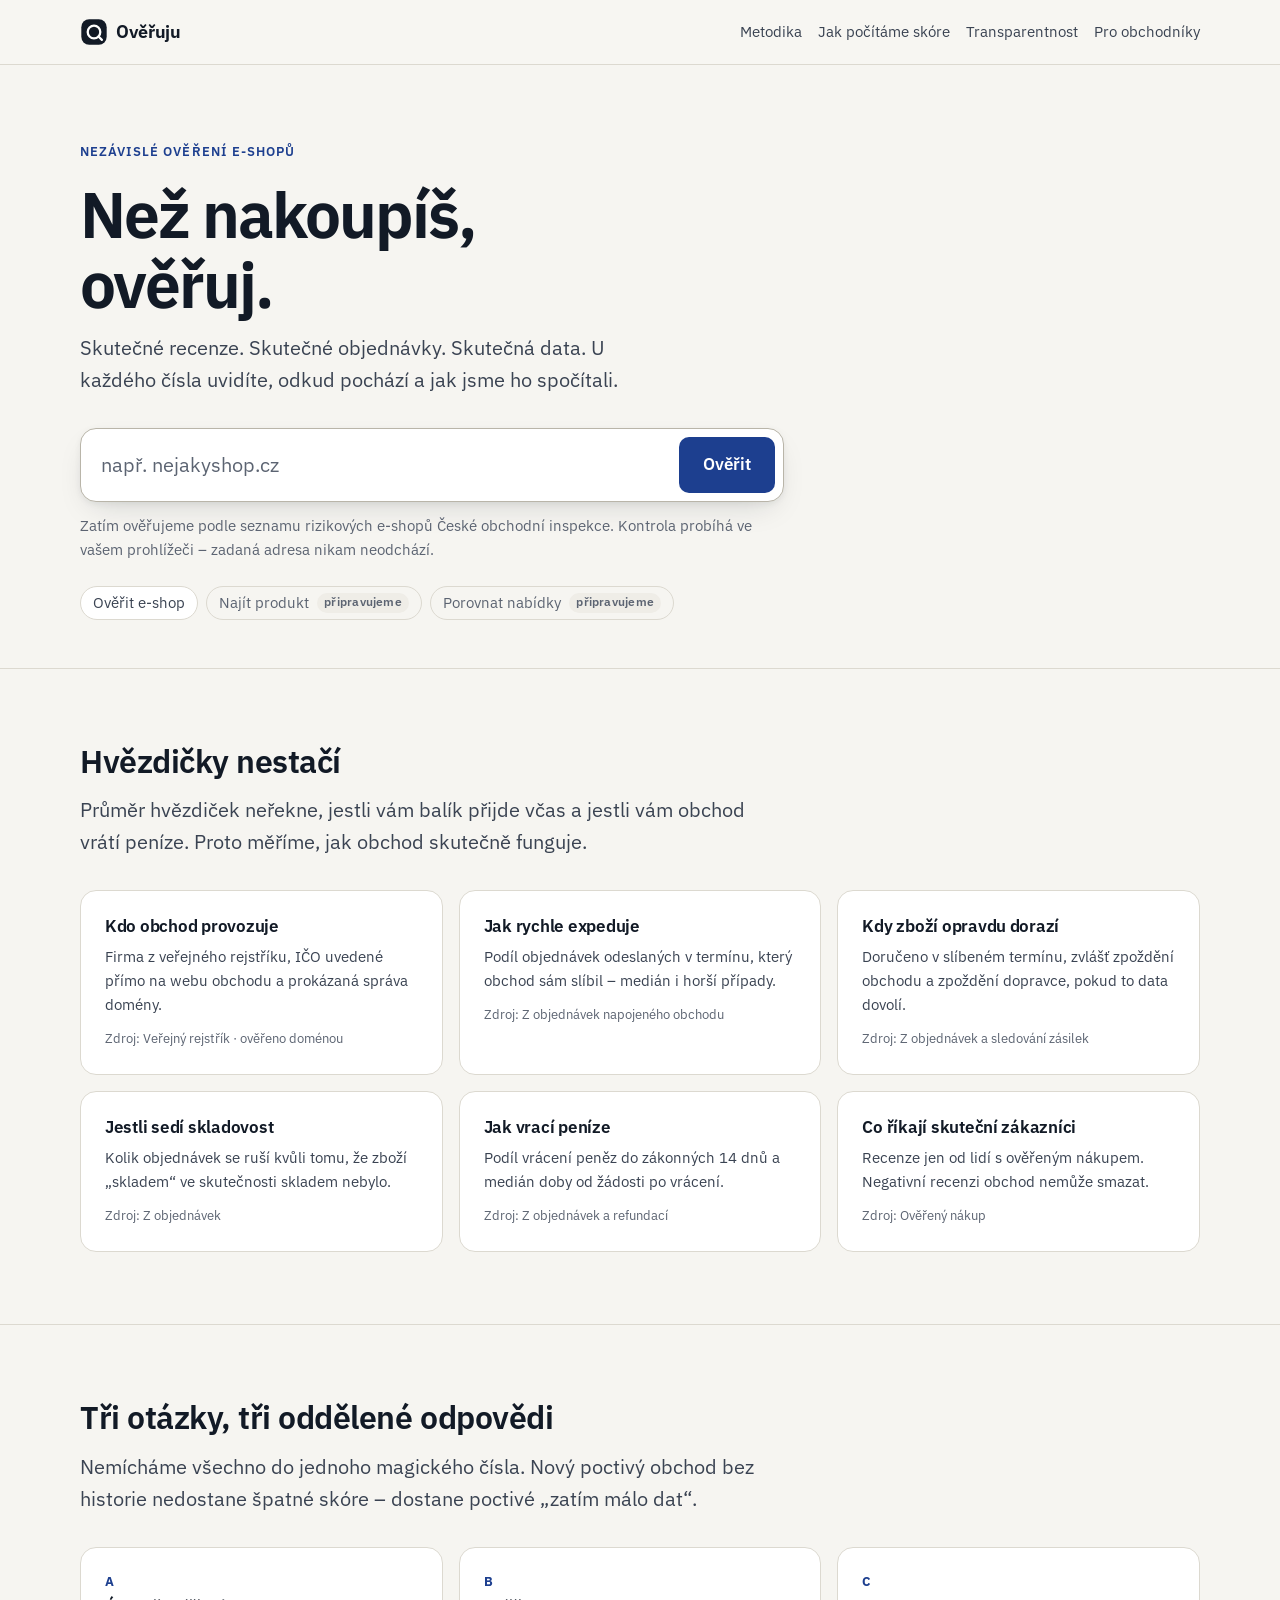
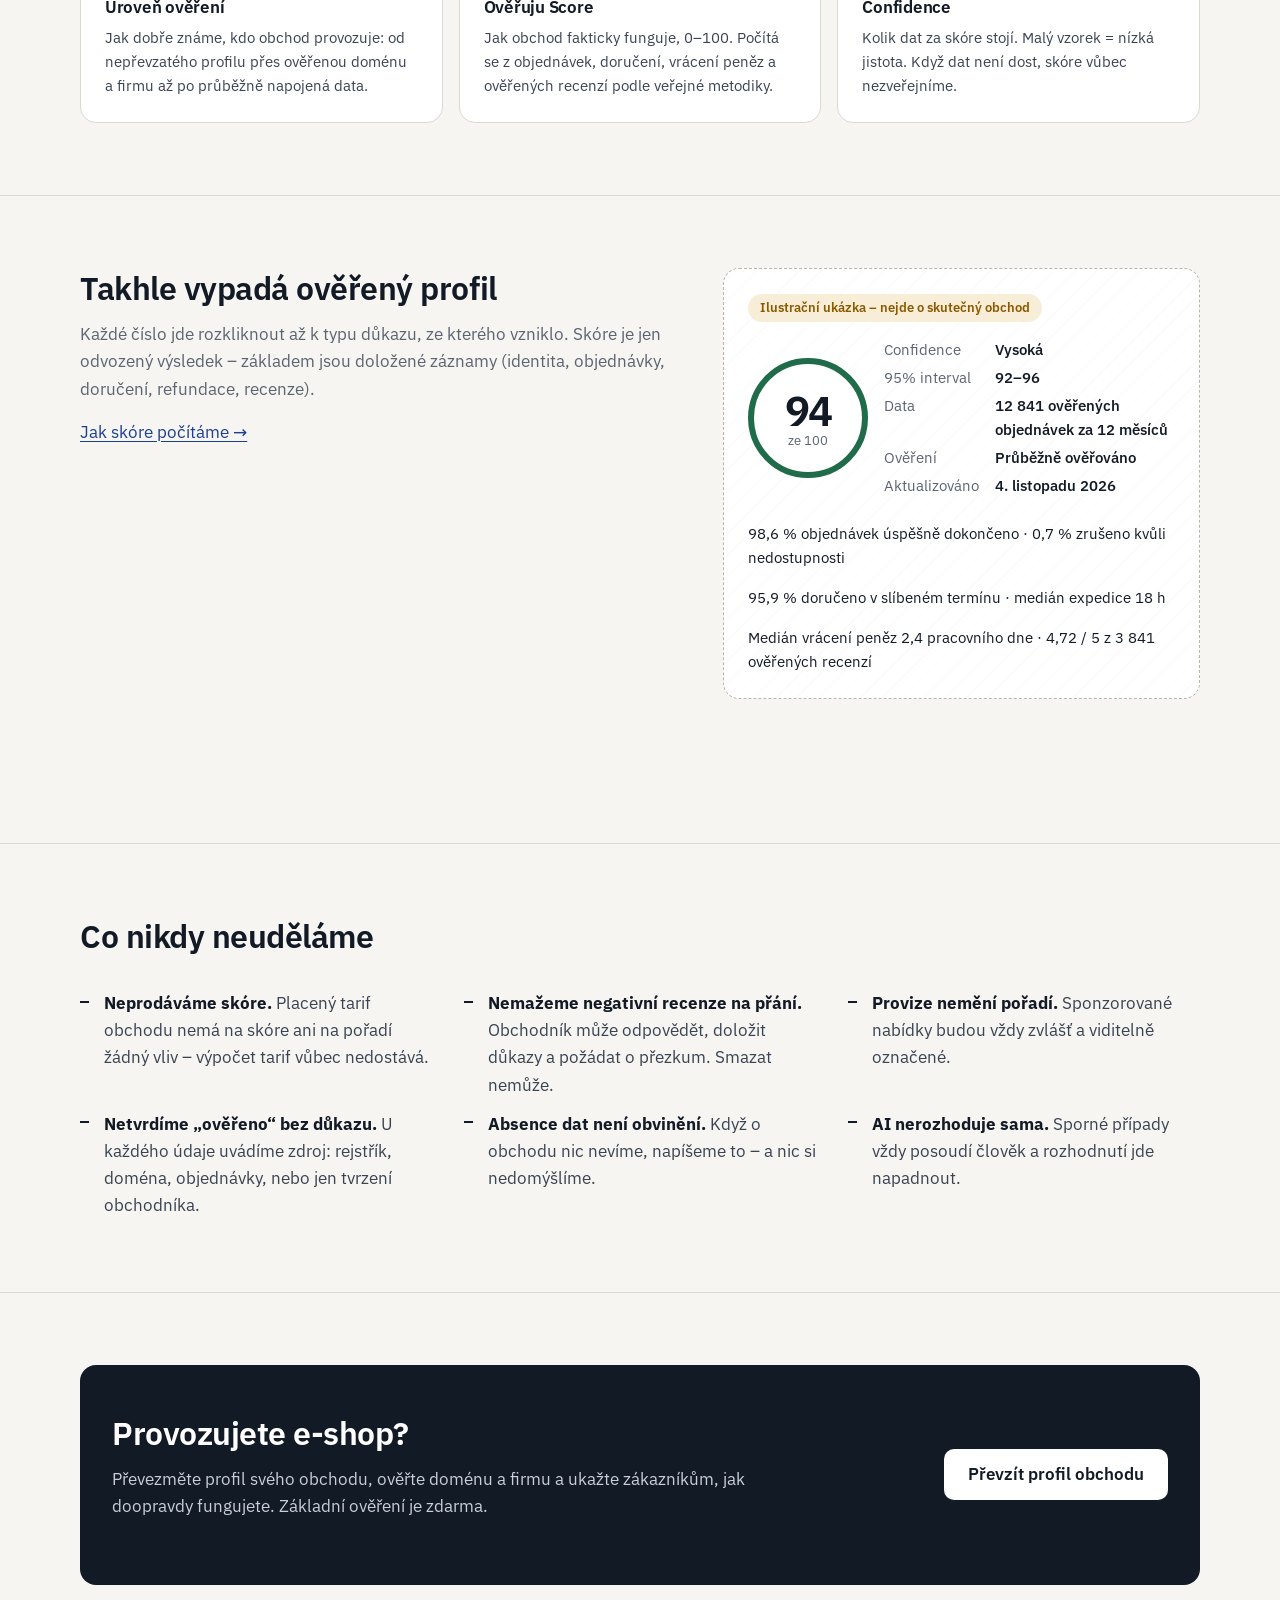
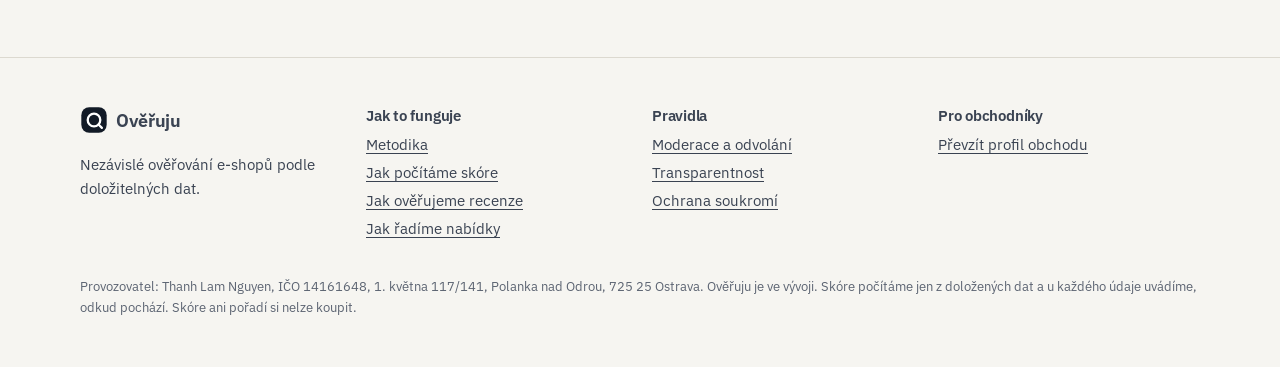
<file: index.html>
<!doctype html>
<html lang="cs" data-mode="static">
  <head>
    <meta charset="utf-8">
    <meta name="viewport" content="width=device-width, initial-scale=1">
    <meta name="theme-color" content="#f6f5f1">
    <link rel="icon" href="/favicon.svg" type="image/svg+xml">
    <link rel="manifest" href="/manifest.webmanifest">
    <title>Ověřuju – Než nakoupíš, ověřuj.</title>
    <meta name="description" content="Nezávislé ověření e-shopů podle skutečných dat: identita firmy, provozní data z objednávek a ověřené recenze. Každé číslo s původem a metodikou.">
    <meta name="robots" content="index,follow">
    <link rel="canonical" href="https://overuju.cz/">
    <meta property="og:type" content="website">
    <meta property="og:site_name" content="Ověřuju">
    <meta property="og:locale" content="cs_CZ">
    <meta property="og:title" content="Ověřuju – Než nakoupíš, ověřuj.">
    <meta property="og:description" content="Nezávislé ověření e-shopů podle skutečných dat: identita firmy, provozní data z objednávek a ověřené recenze. Každé číslo s původem a metodikou.">
    <meta property="og:url" content="https://overuju.cz/">
    <meta property="og:image" content="https://overuju.cz/og.jpg">
    <meta property="og:image:width" content="1200">
    <meta property="og:image:height" content="630">
    <meta property="og:image:alt" content="Ověřuju – Než nakoupíš, ověřuj. Nezávislé ověření e-shopů.">
    <meta name="twitter:card" content="summary_large_image">
    <script type="application/ld+json">{"@context":"https://schema.org","@type":"WebSite","name":"Ověřuju","url":"https://overuju.cz/","inLanguage":"cs-CZ","description":"Nezávislé ověření e-shopů podle skutečných dat: identita firmy, provozní data z objednávek a ověřené recenze. Každé číslo s původem a metodikou."}</script>
    <link rel="stylesheet" href="/assets/entry-client-CxA2Niju.css">
    <script type="module" src="/assets/entry-client-Fdm5_yp4.js"></script>
  </head>
  <body>
    <a class="skip-link" href="#obsah">Přeskočit na obsah</a><header class="site-header"><div class="container"><a class="brand" href="/" aria-label="Ověřuju – úvodní stránka"><svg viewBox="0 0 32 32" aria-hidden="true" focusable="false"><rect x="1.5" y="1.5" width="29" height="29" rx="9" fill="var(--c-ink)"></rect><circle cx="16" cy="16" r="7.2" fill="none" stroke="#fff" stroke-width="2.6"></circle><path d="M21.2 21.2 25 25" stroke="#fff" stroke-width="2.6" stroke-linecap="round"></path></svg><span>Ověřuju</span></a><nav class="site-nav" aria-label="Hlavní navigace"><ul><li><a href="/metodika/">Metodika</a></li><li class="nav-optional"><a href="/jak-pocitame-score/">Jak počítáme skóre</a></li><li class="nav-optional"><a href="/transparentnost/">Transparentnost</a></li><li><a href="/pro-obchodniky/">Pro obchodníky</a></li></ul></nav></div></header><main id="obsah"><section class="hero"><div class="container"><span class="hero-eyebrow">Nezávislé ověření e-shopů</span><h1>Než nakoupíš, ověřuj.</h1><p class="hero-lead">Skutečné recenze. Skutečné objednávky. Skutečná data. U každého čísla uvidíte, odkud pochází a jak jsme ho spočítali.</p><form class="search" role="search" data-check-form="" action="/" method="get"><label class="visually-hidden" for="q">Zadejte e-shop, doménu nebo produkt</label><div class="search-row"><input id="q" type="text" inputMode="url" autoComplete="off" autoCapitalize="none" spellCheck="false" required="" maxLength="300" placeholder="např. nejakyshop.cz" aria-describedby="q-hint" name="q" value=""/><button class="button" type="submit">Ověřit</button></div><p class="search-hint" id="q-hint">Zatím ověřujeme podle seznamu rizikových e-shopů České obchodní inspekce. Kontrola probíhá ve vašem prohlížeči – zadaná adresa nikam neodchází.</p><noscript><p class="form-error">Kontrola ve statické verzi webu potřebuje zapnutý JavaScript.</p></noscript><div class="check-result" data-check-result="" aria-live="polite"></div></form><ul class="search-modes" aria-label="Co umíme"><li data-state="active">Ověřit e-shop</li><li data-state="soon">Najít produkt<!-- --> <span class="pill">připravujeme</span></li><li data-state="soon">Porovnat nabídky<!-- --> <span class="pill">připravujeme</span></li></ul></div></section><section class="section" aria-labelledby="hvezdicky"><div class="container"><div class="section-intro"><h2 id="hvezdicky">Hvězdičky nestačí</h2><p>Průměr hvězdiček neřekne, jestli vám balík přijde včas a jestli vám obchod vrátí peníze. Proto měříme, jak obchod skutečně funguje.</p></div><div class="grid"><article class="card"><h3>Kdo obchod provozuje</h3><p>Firma z veřejného rejstříku, IČO uvedené přímo na webu obchodu a prokázaná správa domény.</p><span class="source">Zdroj: <!-- -->Veřejný rejstřík · ověřeno doménou</span></article><article class="card"><h3>Jak rychle expeduje</h3><p>Podíl objednávek odeslaných v termínu, který obchod sám slíbil – medián i horší případy.</p><span class="source">Zdroj: <!-- -->Z objednávek napojeného obchodu</span></article><article class="card"><h3>Kdy zboží opravdu dorazí</h3><p>Doručeno v slíbeném termínu, zvlášť zpoždění obchodu a zpoždění dopravce, pokud to data dovolí.</p><span class="source">Zdroj: <!-- -->Z objednávek a sledování zásilek</span></article><article class="card"><h3>Jestli sedí skladovost</h3><p>Kolik objednávek se ruší kvůli tomu, že zboží „skladem“ ve skutečnosti skladem nebylo.</p><span class="source">Zdroj: <!-- -->Z objednávek</span></article><article class="card"><h3>Jak vrací peníze</h3><p>Podíl vrácení peněz do zákonných 14 dnů a medián doby od žádosti po vrácení.</p><span class="source">Zdroj: <!-- -->Z objednávek a refundací</span></article><article class="card"><h3>Co říkají skuteční zákazníci</h3><p>Recenze jen od lidí s ověřeným nákupem. Negativní recenzi obchod nemůže smazat.</p><span class="source">Zdroj: <!-- -->Ověřený nákup</span></article></div></div></section><section class="section" aria-labelledby="tri-otazky"><div class="container"><div class="section-intro"><h2 id="tri-otazky">Tři otázky, tři oddělené odpovědi</h2><p>Nemícháme všechno do jednoho magického čísla. Nový poctivý obchod bez historie nedostane špatné skóre – dostane poctivé „zatím málo dat“.</p></div><div class="triple"><article class="card"><h3>Úroveň ověření</h3><p>Jak dobře známe, kdo obchod provozuje: od nepřevzatého profilu přes ověřenou doménu a firmu až po průběžně napojená data.</p></article><article class="card"><h3>Ověřuju Score</h3><p>Jak obchod fakticky funguje, 0–100. Počítá se z objednávek, doručení, vrácení peněz a ověřených recenzí podle veřejné metodiky.</p></article><article class="card"><h3>Confidence</h3><p>Kolik dat za skóre stojí. Malý vzorek = nízká jistota. Když dat není dost, skóre vůbec nezveřejníme.</p></article></div></div></section><section class="section" aria-labelledby="ukazka"><div class="container layout-2"><div><h2 id="ukazka">Takhle vypadá ověřený profil</h2><p class="muted">Každé číslo jde rozkliknout až k typu důkazu, ze kterého vzniklo. Skóre je jen odvozený výsledek – základem jsou doložené záznamy (identita, objednávky, doručení, refundace, recenze).</p><p><a href="/jak-pocitame-score/">Jak skóre počítáme →</a></p></div><div class="specimen" aria-label="Ilustrační ukázka profilu"><span class="specimen-label">Ilustrační ukázka – nejde o skutečný obchod</span><div class="score" data-band="excellent"><div class="score-value" role="img" aria-label="Ověřuju Score 94 ze 100"><div><strong>94</strong><span>ze 100</span></div></div><div class="score-meta"><dl><dt>Confidence</dt><dd>Vysoká</dd><dt>95% interval</dt><dd class="num">92<!-- -->–<!-- -->96</dd><dt>Data</dt><dd>12 841 ověřených objednávek za 12 měsíců</dd><dt>Ověření</dt><dd>Průběžně ověřováno</dd><dt>Aktualizováno</dt><dd>4. listopadu 2026</dd></dl></div></div><ul class="components" style="margin-top:var(--s-5)"><li class="small">98,6 % objednávek úspěšně dokončeno · 0,7 % zrušeno kvůli nedostupnosti</li><li class="small">95,9 % doručeno v slíbeném termínu · medián expedice 18 h</li><li class="small">Medián vrácení peněz 2,4 pracovního dne · 4,72 / 5 z 3 841 ověřených recenzí</li></ul></div></div></section><section class="section" aria-labelledby="zasady"><div class="container"><div class="section-intro"><h2 id="zasady">Co nikdy neuděláme</h2></div><ul class="principles"><li><strong>Neprodáváme skóre.</strong> Placený tarif obchodu nemá na skóre ani na pořadí žádný vliv – výpočet tarif vůbec nedostává.</li><li><strong>Nemažeme negativní recenze na přání.</strong> Obchodník může odpovědět, doložit důkazy a požádat o přezkum. Smazat nemůže.</li><li><strong>Provize nemění pořadí.</strong> Sponzorované nabídky budou vždy zvlášť a viditelně označené.</li><li><strong>Netvrdíme „ověřeno“ bez důkazu.</strong> U každého údaje uvádíme zdroj: rejstřík, doména, objednávky, nebo jen tvrzení obchodníka.</li><li><strong>Absence dat není obvinění.</strong> Když o obchodu nic nevíme, napíšeme to – a nic si nedomýšlíme.</li><li><strong>AI nerozhoduje sama.</strong> Sporné případy vždy posoudí člověk a rozhodnutí jde napadnout.</li></ul></div></section><section class="section" aria-labelledby="obchodnici"><div class="container"><div class="cta-band"><div><h2 id="obchodnici">Provozujete e-shop?</h2><p>Převezměte profil svého obchodu, ověřte doménu a firmu a ukažte zákazníkům, jak doopravdy fungujete. Základní ověření je zdarma.</p></div><a class="button" href="/pro-obchodniky/">Převzít profil obchodu</a></div></div></section></main><footer class="site-footer"><div class="container"><div class="footer-grid"><div><a class="brand" href="/"><svg viewBox="0 0 32 32" aria-hidden="true" focusable="false"><rect x="1.5" y="1.5" width="29" height="29" rx="9" fill="var(--c-ink)"></rect><circle cx="16" cy="16" r="7.2" fill="none" stroke="#fff" stroke-width="2.6"></circle><path d="M21.2 21.2 25 25" stroke="#fff" stroke-width="2.6" stroke-linecap="round"></path></svg><span>Ověřuju</span></a><p class="small" style="margin-top:var(--s-3)">Nezávislé ověřování e-shopů podle doložitelných dat.</p></div><div><h2>Jak to funguje</h2><ul><li><a href="/metodika/">Metodika</a></li><li><a href="/jak-pocitame-score/">Jak počítáme skóre</a></li><li><a href="/jak-overujeme-recenze/">Jak ověřujeme recenze</a></li><li><a href="/jak-radime-nabidky/">Jak řadíme nabídky</a></li></ul></div><div><h2>Pravidla</h2><ul><li><a href="/moderace/">Moderace a odvolání</a></li><li><a href="/transparentnost/">Transparentnost</a></li><li><a href="/ochrana-soukromi/">Ochrana soukromí</a></li></ul></div><div><h2>Pro obchodníky</h2><ul><li><a href="/pro-obchodniky/">Převzít profil obchodu</a></li></ul></div></div><p class="footer-note">Provozovatel: Thanh Lam Nguyen, IČO 14161648, 1. května 117/141, Polanka nad Odrou, 725 25 Ostrava. <!-- -->Ověřuju je ve vývoji. Skóre počítáme jen z doložených dat a u každého údaje uvádíme, odkud pochází. Skóre ani pořadí si nelze koupit.</p></div></footer>
  </body>
</html>
</file>
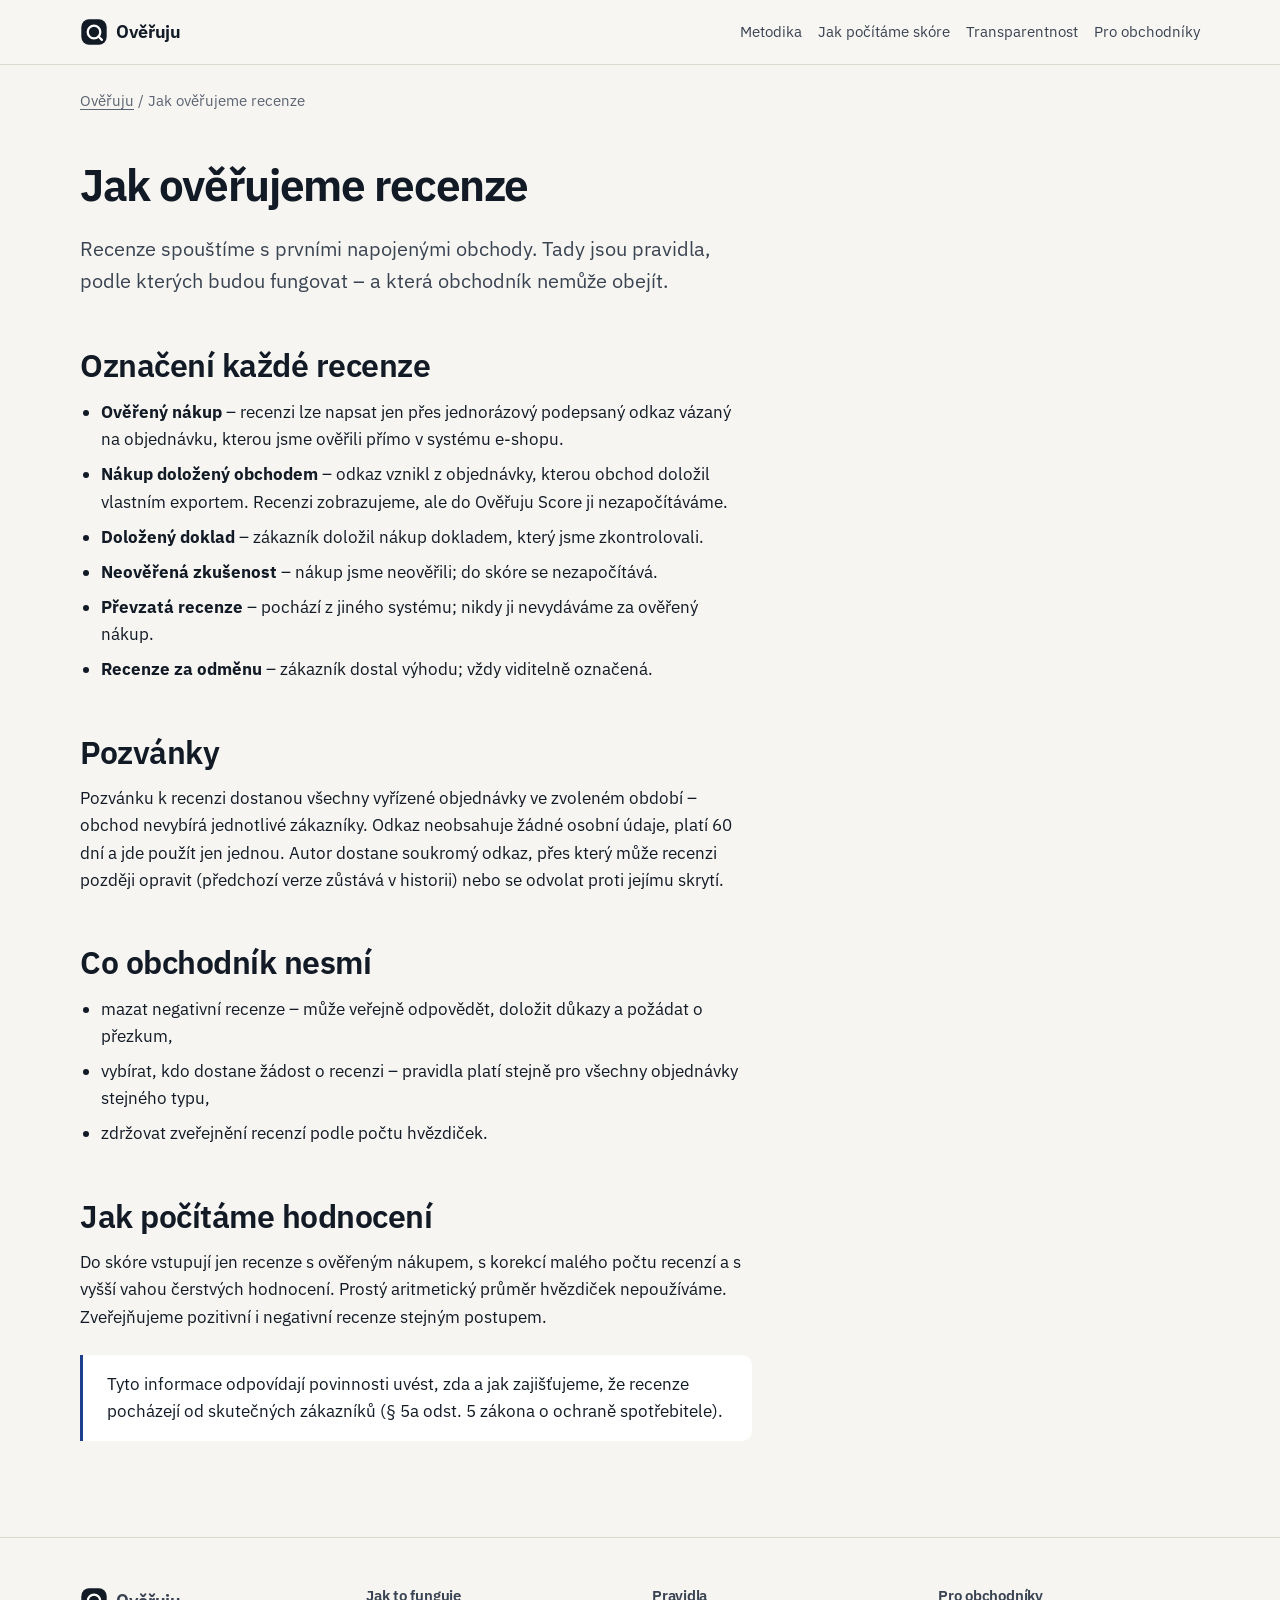
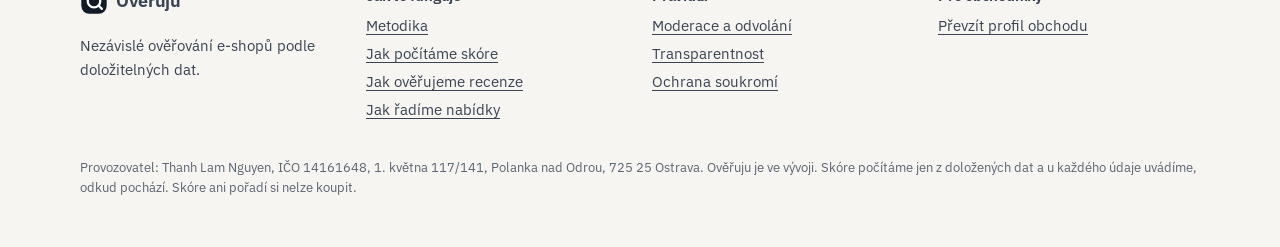
<file: jak-overujeme-recenze/index.html>
<!doctype html>
<html lang="cs" data-mode="static">
  <head>
    <meta charset="utf-8">
    <meta name="viewport" content="width=device-width, initial-scale=1">
    <meta name="theme-color" content="#f6f5f1">
    <link rel="icon" href="/favicon.svg" type="image/svg+xml">
    <link rel="manifest" href="/manifest.webmanifest">
    <title>Jak ověřujeme recenze | Ověřuju</title>
    <meta name="description" content="Ověřený nákup, označení původu recenzí, incentivizované recenze a pravidla, která obchodníci nemohou obejít.">
    <meta name="robots" content="index,follow">
    <link rel="canonical" href="https://overuju.cz/jak-overujeme-recenze/">
    <meta property="og:type" content="website">
    <meta property="og:site_name" content="Ověřuju">
    <meta property="og:locale" content="cs_CZ">
    <meta property="og:title" content="Jak ověřujeme recenze | Ověřuju">
    <meta property="og:description" content="Ověřený nákup, označení původu recenzí, incentivizované recenze a pravidla, která obchodníci nemohou obejít.">
    <meta property="og:url" content="https://overuju.cz/jak-overujeme-recenze/">
    <meta property="og:image" content="https://overuju.cz/og.jpg">
    <meta property="og:image:width" content="1200">
    <meta property="og:image:height" content="630">
    <meta property="og:image:alt" content="Ověřuju – Než nakoupíš, ověřuj. Nezávislé ověření e-shopů.">
    <meta name="twitter:card" content="summary_large_image">
    <link rel="stylesheet" href="/assets/entry-client-CxA2Niju.css">
    <script type="module" src="/assets/entry-client-Fdm5_yp4.js"></script>
  </head>
  <body>
    <a class="skip-link" href="#obsah">Přeskočit na obsah</a><header class="site-header"><div class="container"><a class="brand" href="/" aria-label="Ověřuju – úvodní stránka"><svg viewBox="0 0 32 32" aria-hidden="true" focusable="false"><rect x="1.5" y="1.5" width="29" height="29" rx="9" fill="var(--c-ink)"></rect><circle cx="16" cy="16" r="7.2" fill="none" stroke="#fff" stroke-width="2.6"></circle><path d="M21.2 21.2 25 25" stroke="#fff" stroke-width="2.6" stroke-linecap="round"></path></svg><span>Ověřuju</span></a><nav class="site-nav" aria-label="Hlavní navigace"><ul><li><a href="/metodika/">Metodika</a></li><li class="nav-optional"><a href="/jak-pocitame-score/">Jak počítáme skóre</a></li><li class="nav-optional"><a href="/transparentnost/">Transparentnost</a></li><li><a href="/pro-obchodniky/">Pro obchodníky</a></li></ul></nav></div></header><main id="obsah"><div class="container"><nav class="breadcrumbs" aria-label="Drobečková navigace"><a href="/">Ověřuju</a> / <!-- -->Jak ověřujeme recenze</nav><article class="prose"><h1>Jak ověřujeme recenze</h1><p class="lead">Recenze spouštíme s prvními napojenými obchody. Tady jsou pravidla, podle kterých budou fungovat – a která obchodník nemůže obejít.</p><h2>Označení každé recenze</h2><ul><li><strong>Ověřený nákup</strong> – recenzi lze napsat jen přes jednorázový podepsaný odkaz vázaný na objednávku, kterou jsme ověřili přímo v systému e-shopu.</li><li><strong>Nákup doložený obchodem</strong> – odkaz vznikl z objednávky, kterou obchod doložil vlastním exportem. Recenzi zobrazujeme, ale do Ověřuju Score ji nezapočítáváme.</li><li><strong>Doložený doklad</strong> – zákazník doložil nákup dokladem, který jsme zkontrolovali.</li><li><strong>Neověřená zkušenost</strong> – nákup jsme neověřili; do skóre se nezapočítává.</li><li><strong>Převzatá recenze</strong> – pochází z jiného systému; nikdy ji nevydáváme za ověřený nákup.</li><li><strong>Recenze za odměnu</strong> – zákazník dostal výhodu; vždy viditelně označená.</li></ul><h2>Pozvánky</h2><p>Pozvánku k recenzi dostanou všechny vyřízené objednávky ve zvoleném období – obchod nevybírá jednotlivé zákazníky. Odkaz neobsahuje žádné osobní údaje, platí 60 dní a jde použít jen jednou. Autor dostane soukromý odkaz, přes který může recenzi později opravit (předchozí verze zůstává v historii) nebo se odvolat proti jejímu skrytí.</p><h2>Co obchodník nesmí</h2><ul><li>mazat negativní recenze – může veřejně odpovědět, doložit důkazy a požádat o přezkum,</li><li>vybírat, kdo dostane žádost o recenzi – pravidla platí stejně pro všechny objednávky stejného typu,</li><li>zdržovat zveřejnění recenzí podle počtu hvězdiček.</li></ul><h2>Jak počítáme hodnocení</h2><p>Do skóre vstupují jen recenze s ověřeným nákupem, s korekcí malého počtu recenzí a s vyšší vahou čerstvých hodnocení. Prostý aritmetický průměr hvězdiček nepoužíváme. Zveřejňujeme pozitivní i negativní recenze stejným postupem.</p><div class="callout">Tyto informace odpovídají povinnosti uvést, zda a jak zajišťujeme, že recenze pocházejí od skutečných zákazníků (§ 5a odst. 5 zákona o ochraně spotřebitele).</div></article></div></main><footer class="site-footer"><div class="container"><div class="footer-grid"><div><a class="brand" href="/"><svg viewBox="0 0 32 32" aria-hidden="true" focusable="false"><rect x="1.5" y="1.5" width="29" height="29" rx="9" fill="var(--c-ink)"></rect><circle cx="16" cy="16" r="7.2" fill="none" stroke="#fff" stroke-width="2.6"></circle><path d="M21.2 21.2 25 25" stroke="#fff" stroke-width="2.6" stroke-linecap="round"></path></svg><span>Ověřuju</span></a><p class="small" style="margin-top:var(--s-3)">Nezávislé ověřování e-shopů podle doložitelných dat.</p></div><div><h2>Jak to funguje</h2><ul><li><a href="/metodika/">Metodika</a></li><li><a href="/jak-pocitame-score/">Jak počítáme skóre</a></li><li><a href="/jak-overujeme-recenze/">Jak ověřujeme recenze</a></li><li><a href="/jak-radime-nabidky/">Jak řadíme nabídky</a></li></ul></div><div><h2>Pravidla</h2><ul><li><a href="/moderace/">Moderace a odvolání</a></li><li><a href="/transparentnost/">Transparentnost</a></li><li><a href="/ochrana-soukromi/">Ochrana soukromí</a></li></ul></div><div><h2>Pro obchodníky</h2><ul><li><a href="/pro-obchodniky/">Převzít profil obchodu</a></li></ul></div></div><p class="footer-note">Provozovatel: Thanh Lam Nguyen, IČO 14161648, 1. května 117/141, Polanka nad Odrou, 725 25 Ostrava. <!-- -->Ověřuju je ve vývoji. Skóre počítáme jen z doložených dat a u každého údaje uvádíme, odkud pochází. Skóre ani pořadí si nelze koupit.</p></div></footer>
  </body>
</html>
</file>
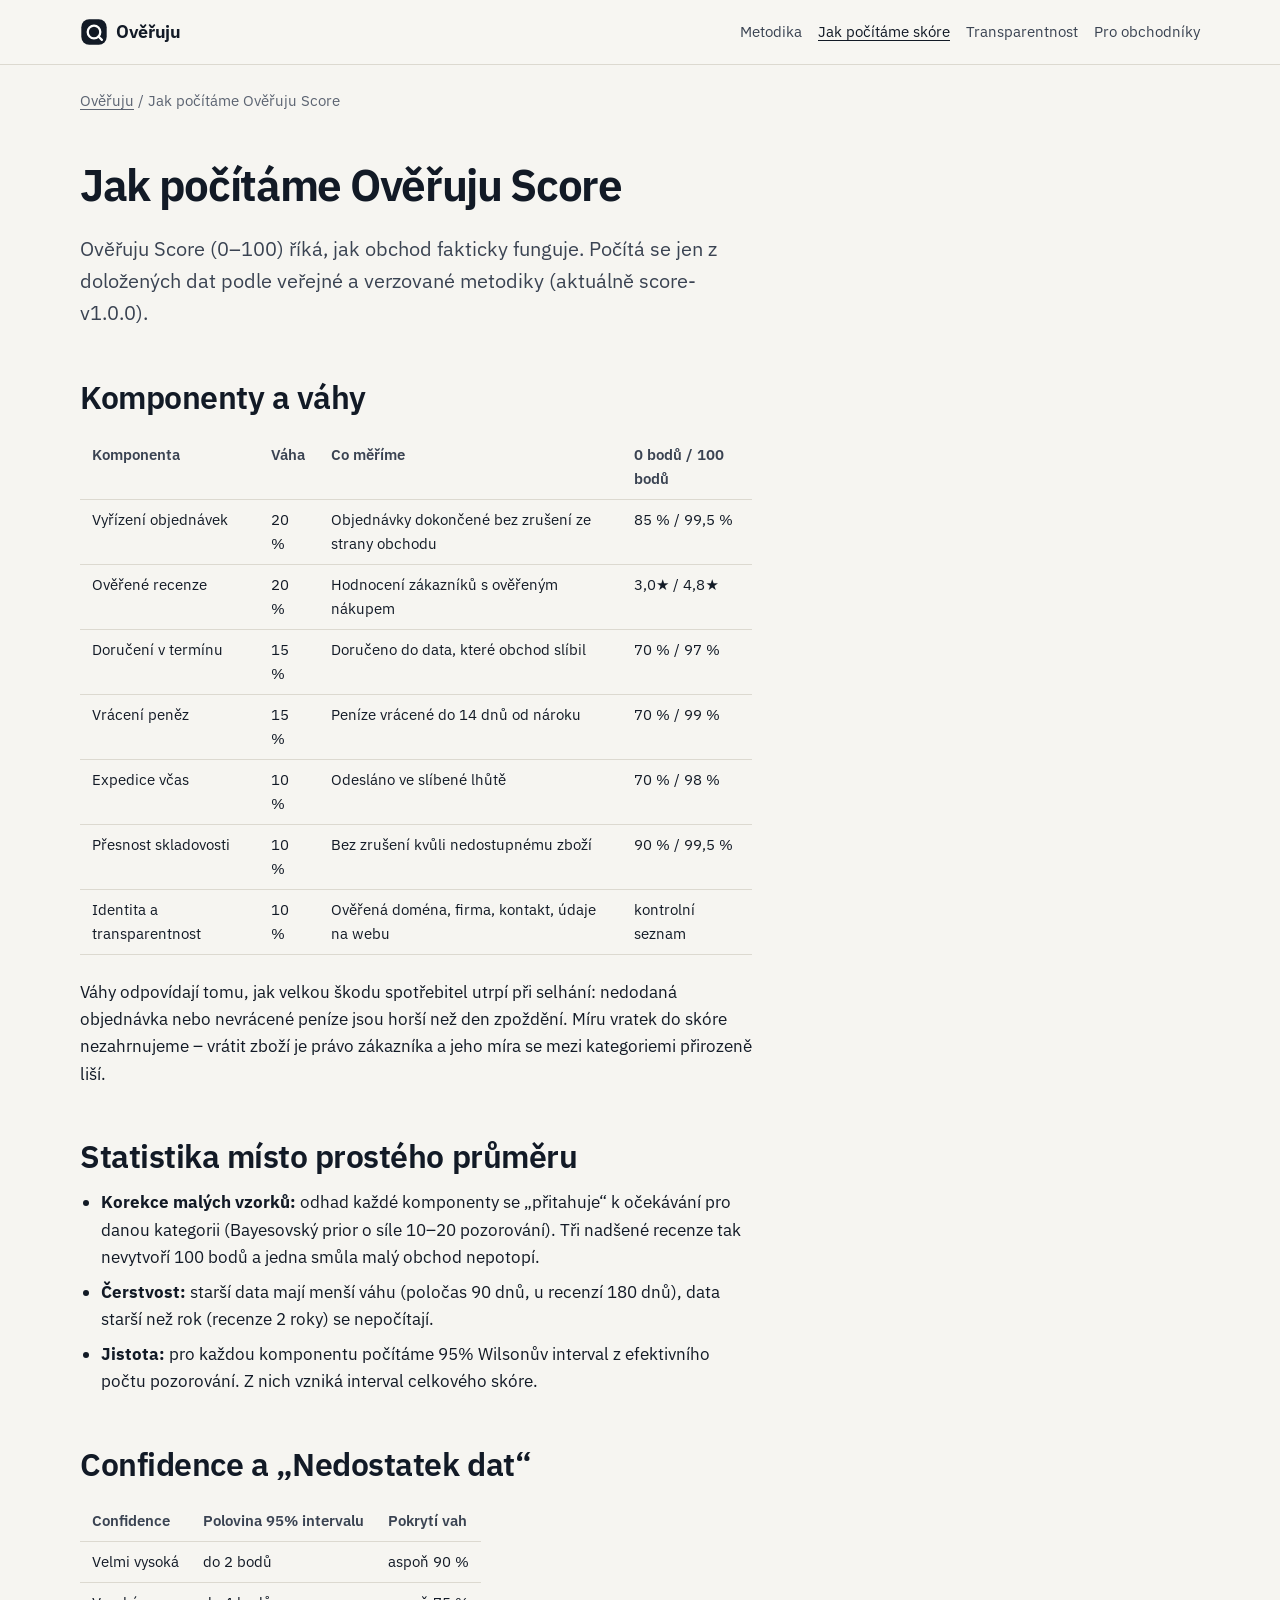
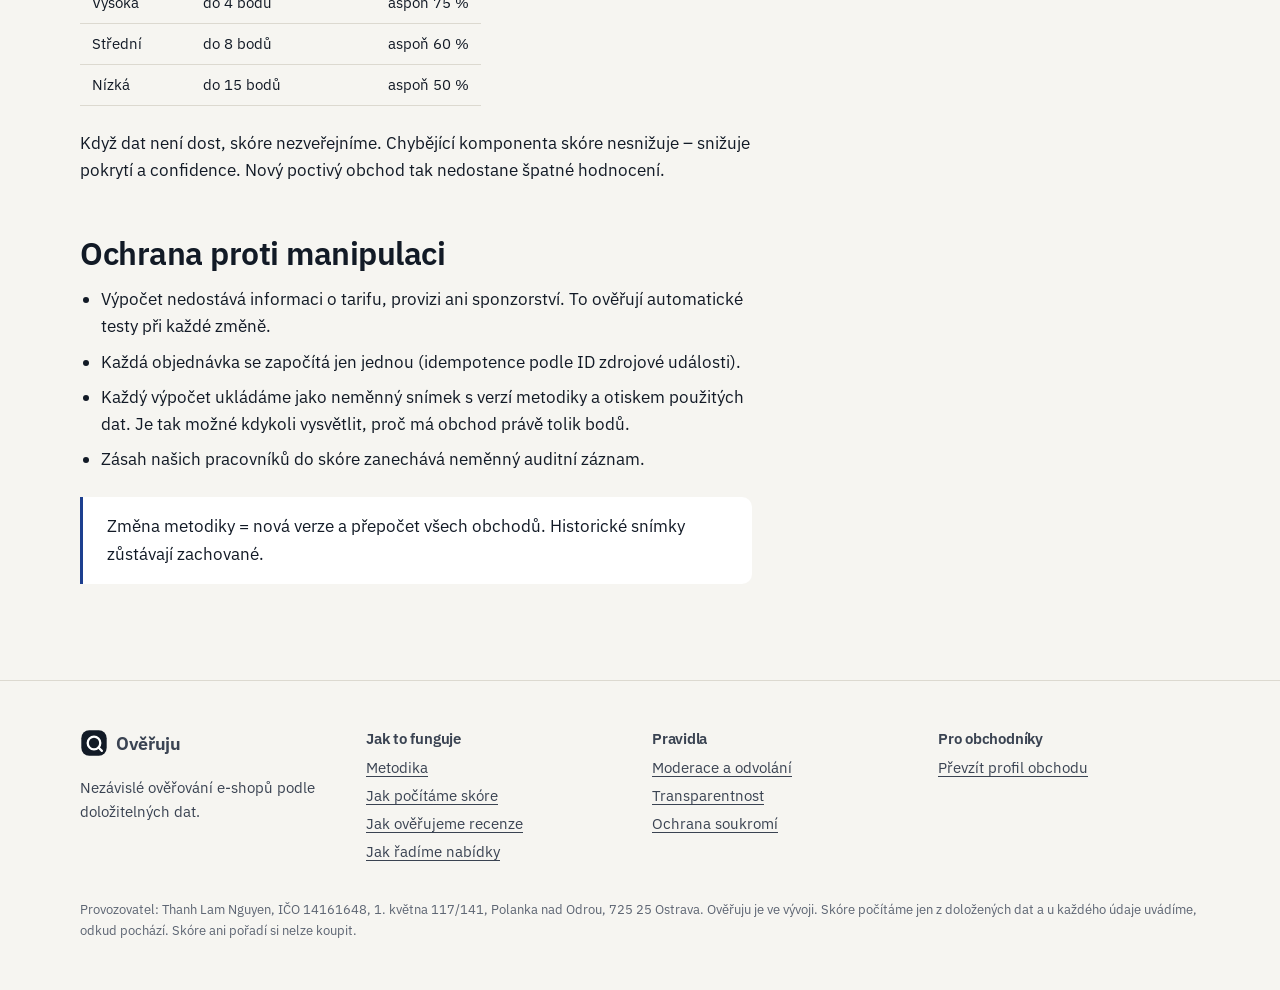
<file: jak-pocitame-score/index.html>
<!doctype html>
<html lang="cs" data-mode="static">
  <head>
    <meta charset="utf-8">
    <meta name="viewport" content="width=device-width, initial-scale=1">
    <meta name="theme-color" content="#f6f5f1">
    <link rel="icon" href="/favicon.svg" type="image/svg+xml">
    <link rel="manifest" href="/manifest.webmanifest">
    <title>Jak počítáme Ověřuju Score | Ověřuju</title>
    <meta name="description" content="Transparentní metodika skóre e-shopů: komponenty, váhy, korekce malých vzorků, confidence a ochrana proti manipulaci.">
    <meta name="robots" content="index,follow">
    <link rel="canonical" href="https://overuju.cz/jak-pocitame-score/">
    <meta property="og:type" content="website">
    <meta property="og:site_name" content="Ověřuju">
    <meta property="og:locale" content="cs_CZ">
    <meta property="og:title" content="Jak počítáme Ověřuju Score | Ověřuju">
    <meta property="og:description" content="Transparentní metodika skóre e-shopů: komponenty, váhy, korekce malých vzorků, confidence a ochrana proti manipulaci.">
    <meta property="og:url" content="https://overuju.cz/jak-pocitame-score/">
    <meta property="og:image" content="https://overuju.cz/og.jpg">
    <meta property="og:image:width" content="1200">
    <meta property="og:image:height" content="630">
    <meta property="og:image:alt" content="Ověřuju – Než nakoupíš, ověřuj. Nezávislé ověření e-shopů.">
    <meta name="twitter:card" content="summary_large_image">
    <link rel="stylesheet" href="/assets/entry-client-CxA2Niju.css">
    <script type="module" src="/assets/entry-client-Fdm5_yp4.js"></script>
  </head>
  <body>
    <a class="skip-link" href="#obsah">Přeskočit na obsah</a><header class="site-header"><div class="container"><a class="brand" href="/" aria-label="Ověřuju – úvodní stránka"><svg viewBox="0 0 32 32" aria-hidden="true" focusable="false"><rect x="1.5" y="1.5" width="29" height="29" rx="9" fill="var(--c-ink)"></rect><circle cx="16" cy="16" r="7.2" fill="none" stroke="#fff" stroke-width="2.6"></circle><path d="M21.2 21.2 25 25" stroke="#fff" stroke-width="2.6" stroke-linecap="round"></path></svg><span>Ověřuju</span></a><nav class="site-nav" aria-label="Hlavní navigace"><ul><li><a href="/metodika/">Metodika</a></li><li class="nav-optional"><a href="/jak-pocitame-score/" aria-current="page">Jak počítáme skóre</a></li><li class="nav-optional"><a href="/transparentnost/">Transparentnost</a></li><li><a href="/pro-obchodniky/">Pro obchodníky</a></li></ul></nav></div></header><main id="obsah"><div class="container"><nav class="breadcrumbs" aria-label="Drobečková navigace"><a href="/">Ověřuju</a> / <!-- -->Jak počítáme Ověřuju Score</nav><article class="prose"><h1>Jak počítáme Ověřuju Score</h1><p class="lead">Ověřuju Score (0–100) říká, jak obchod fakticky funguje. Počítá se jen z doložených dat podle veřejné a verzované metodiky (aktuálně score-v1.0.0).</p><h2>Komponenty a váhy</h2><table><thead><tr><th>Komponenta</th><th>Váha</th><th>Co měříme</th><th>0 bodů / 100 bodů</th></tr></thead><tbody><tr><td>Vyřízení objednávek</td><td>20 %</td><td>Objednávky dokončené bez zrušení ze strany obchodu</td><td>85 % / 99,5 %</td></tr><tr><td>Ověřené recenze</td><td>20 %</td><td>Hodnocení zákazníků s ověřeným nákupem</td><td>3,0★ / 4,8★</td></tr><tr><td>Doručení v termínu</td><td>15 %</td><td>Doručeno do data, které obchod slíbil</td><td>70 % / 97 %</td></tr><tr><td>Vrácení peněz</td><td>15 %</td><td>Peníze vrácené do 14 dnů od nároku</td><td>70 % / 99 %</td></tr><tr><td>Expedice včas</td><td>10 %</td><td>Odesláno ve slíbené lhůtě</td><td>70 % / 98 %</td></tr><tr><td>Přesnost skladovosti</td><td>10 %</td><td>Bez zrušení kvůli nedostupnému zboží</td><td>90 % / 99,5 %</td></tr><tr><td>Identita a transparentnost</td><td>10 %</td><td>Ověřená doména, firma, kontakt, údaje na webu</td><td>kontrolní seznam</td></tr></tbody></table><p>Váhy odpovídají tomu, jak velkou škodu spotřebitel utrpí při selhání: nedodaná objednávka nebo nevrácené peníze jsou horší než den zpoždění. Míru vratek do skóre nezahrnujeme – vrátit zboží je právo zákazníka a jeho míra se mezi kategoriemi přirozeně liší.</p><h2>Statistika místo prostého průměru</h2><ul><li><strong>Korekce malých vzorků:</strong> odhad každé komponenty se „přitahuje“ k očekávání pro danou kategorii (Bayesovský prior o síle 10–20 pozorování). Tři nadšené recenze tak nevytvoří 100 bodů a jedna smůla malý obchod nepotopí.</li><li><strong>Čerstvost:</strong> starší data mají menší váhu (poločas 90 dnů, u recenzí 180 dnů), data starší než rok (recenze 2 roky) se nepočítají.</li><li><strong>Jistota:</strong> pro každou komponentu počítáme 95% Wilsonův interval z efektivního počtu pozorování. Z nich vzniká interval celkového skóre.</li></ul><h2>Confidence a „Nedostatek dat“</h2><table><thead><tr><th>Confidence</th><th>Polovina 95% intervalu</th><th>Pokrytí vah</th></tr></thead><tbody><tr><td>Velmi vysoká</td><td>do 2 bodů</td><td>aspoň 90 %</td></tr><tr><td>Vysoká</td><td>do 4 bodů</td><td>aspoň 75 %</td></tr><tr><td>Střední</td><td>do 8 bodů</td><td>aspoň 60 %</td></tr><tr><td>Nízká</td><td>do 15 bodů</td><td>aspoň 50 %</td></tr></tbody></table><p>Když dat není dost, skóre nezveřejníme. Chybějící komponenta skóre nesnižuje – snižuje pokrytí a confidence. Nový poctivý obchod tak nedostane špatné hodnocení.</p><h2>Ochrana proti manipulaci</h2><ul><li>Výpočet nedostává informaci o tarifu, provizi ani sponzorství. To ověřují automatické testy při každé změně.</li><li>Každá objednávka se započítá jen jednou (idempotence podle ID zdrojové události).</li><li>Každý výpočet ukládáme jako neměnný snímek s verzí metodiky a otiskem použitých dat. Je tak možné kdykoli vysvětlit, proč má obchod právě tolik bodů.</li><li>Zásah našich pracovníků do skóre zanechává neměnný auditní záznam.</li></ul><div class="callout">Změna metodiky = nová verze a přepočet všech obchodů. Historické snímky zůstávají zachované.</div></article></div></main><footer class="site-footer"><div class="container"><div class="footer-grid"><div><a class="brand" href="/"><svg viewBox="0 0 32 32" aria-hidden="true" focusable="false"><rect x="1.5" y="1.5" width="29" height="29" rx="9" fill="var(--c-ink)"></rect><circle cx="16" cy="16" r="7.2" fill="none" stroke="#fff" stroke-width="2.6"></circle><path d="M21.2 21.2 25 25" stroke="#fff" stroke-width="2.6" stroke-linecap="round"></path></svg><span>Ověřuju</span></a><p class="small" style="margin-top:var(--s-3)">Nezávislé ověřování e-shopů podle doložitelných dat.</p></div><div><h2>Jak to funguje</h2><ul><li><a href="/metodika/">Metodika</a></li><li><a href="/jak-pocitame-score/">Jak počítáme skóre</a></li><li><a href="/jak-overujeme-recenze/">Jak ověřujeme recenze</a></li><li><a href="/jak-radime-nabidky/">Jak řadíme nabídky</a></li></ul></div><div><h2>Pravidla</h2><ul><li><a href="/moderace/">Moderace a odvolání</a></li><li><a href="/transparentnost/">Transparentnost</a></li><li><a href="/ochrana-soukromi/">Ochrana soukromí</a></li></ul></div><div><h2>Pro obchodníky</h2><ul><li><a href="/pro-obchodniky/">Převzít profil obchodu</a></li></ul></div></div><p class="footer-note">Provozovatel: Thanh Lam Nguyen, IČO 14161648, 1. května 117/141, Polanka nad Odrou, 725 25 Ostrava. <!-- -->Ověřuju je ve vývoji. Skóre počítáme jen z doložených dat a u každého údaje uvádíme, odkud pochází. Skóre ani pořadí si nelze koupit.</p></div></footer>
  </body>
</html>
</file>
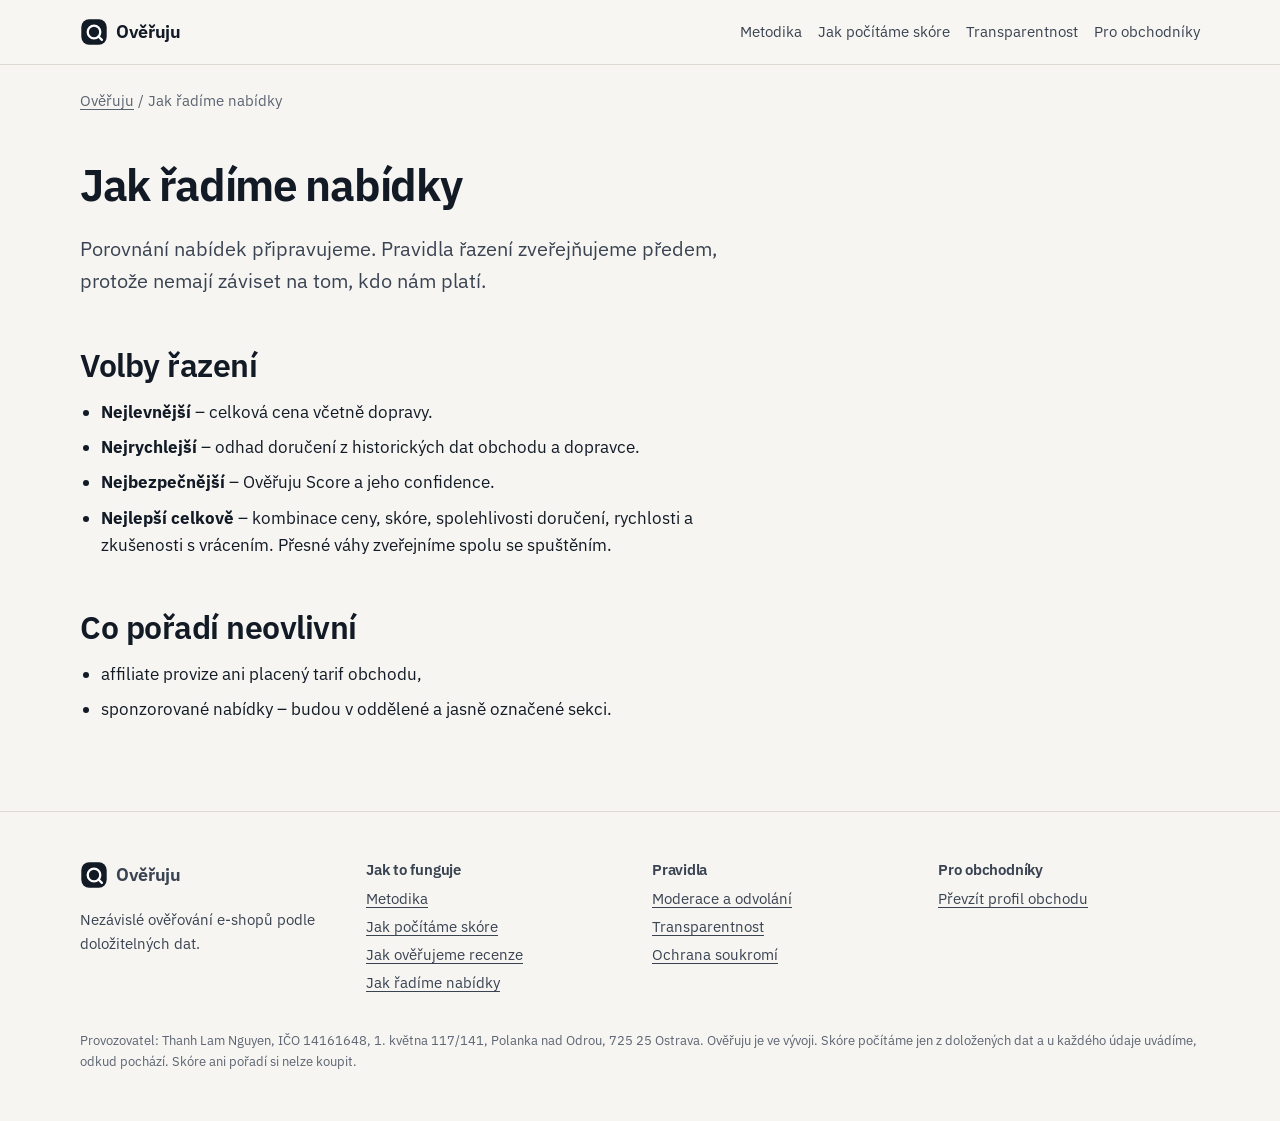
<file: jak-radime-nabidky/index.html>
<!doctype html>
<html lang="cs" data-mode="static">
  <head>
    <meta charset="utf-8">
    <meta name="viewport" content="width=device-width, initial-scale=1">
    <meta name="theme-color" content="#f6f5f1">
    <link rel="icon" href="/favicon.svg" type="image/svg+xml">
    <link rel="manifest" href="/manifest.webmanifest">
    <title>Jak řadíme nabídky | Ověřuju</title>
    <meta name="description" content="Hlavní parametry řazení nabídek: nejlevnější, nejrychlejší, nejbezpečnější a nejlepší celkově. Provize pořadí nemění.">
    <meta name="robots" content="index,follow">
    <link rel="canonical" href="https://overuju.cz/jak-radime-nabidky/">
    <meta property="og:type" content="website">
    <meta property="og:site_name" content="Ověřuju">
    <meta property="og:locale" content="cs_CZ">
    <meta property="og:title" content="Jak řadíme nabídky | Ověřuju">
    <meta property="og:description" content="Hlavní parametry řazení nabídek: nejlevnější, nejrychlejší, nejbezpečnější a nejlepší celkově. Provize pořadí nemění.">
    <meta property="og:url" content="https://overuju.cz/jak-radime-nabidky/">
    <meta property="og:image" content="https://overuju.cz/og.jpg">
    <meta property="og:image:width" content="1200">
    <meta property="og:image:height" content="630">
    <meta property="og:image:alt" content="Ověřuju – Než nakoupíš, ověřuj. Nezávislé ověření e-shopů.">
    <meta name="twitter:card" content="summary_large_image">
    <link rel="stylesheet" href="/assets/entry-client-CxA2Niju.css">
    <script type="module" src="/assets/entry-client-Fdm5_yp4.js"></script>
  </head>
  <body>
    <a class="skip-link" href="#obsah">Přeskočit na obsah</a><header class="site-header"><div class="container"><a class="brand" href="/" aria-label="Ověřuju – úvodní stránka"><svg viewBox="0 0 32 32" aria-hidden="true" focusable="false"><rect x="1.5" y="1.5" width="29" height="29" rx="9" fill="var(--c-ink)"></rect><circle cx="16" cy="16" r="7.2" fill="none" stroke="#fff" stroke-width="2.6"></circle><path d="M21.2 21.2 25 25" stroke="#fff" stroke-width="2.6" stroke-linecap="round"></path></svg><span>Ověřuju</span></a><nav class="site-nav" aria-label="Hlavní navigace"><ul><li><a href="/metodika/">Metodika</a></li><li class="nav-optional"><a href="/jak-pocitame-score/">Jak počítáme skóre</a></li><li class="nav-optional"><a href="/transparentnost/">Transparentnost</a></li><li><a href="/pro-obchodniky/">Pro obchodníky</a></li></ul></nav></div></header><main id="obsah"><div class="container"><nav class="breadcrumbs" aria-label="Drobečková navigace"><a href="/">Ověřuju</a> / <!-- -->Jak řadíme nabídky</nav><article class="prose"><h1>Jak řadíme nabídky</h1><p class="lead">Porovnání nabídek připravujeme. Pravidla řazení zveřejňujeme předem, protože nemají záviset na tom, kdo nám platí.</p><h2>Volby řazení</h2><ul><li><strong>Nejlevnější</strong> – celková cena včetně dopravy.</li><li><strong>Nejrychlejší</strong> – odhad doručení z historických dat obchodu a dopravce.</li><li><strong>Nejbezpečnější</strong> – Ověřuju Score a jeho confidence.</li><li><strong>Nejlepší celkově</strong> – kombinace ceny, skóre, spolehlivosti doručení, rychlosti a zkušenosti s vrácením. Přesné váhy zveřejníme spolu se spuštěním.</li></ul><h2>Co pořadí neovlivní</h2><ul><li>affiliate provize ani placený tarif obchodu,</li><li>sponzorované nabídky – budou v oddělené a jasně označené sekci.</li></ul></article></div></main><footer class="site-footer"><div class="container"><div class="footer-grid"><div><a class="brand" href="/"><svg viewBox="0 0 32 32" aria-hidden="true" focusable="false"><rect x="1.5" y="1.5" width="29" height="29" rx="9" fill="var(--c-ink)"></rect><circle cx="16" cy="16" r="7.2" fill="none" stroke="#fff" stroke-width="2.6"></circle><path d="M21.2 21.2 25 25" stroke="#fff" stroke-width="2.6" stroke-linecap="round"></path></svg><span>Ověřuju</span></a><p class="small" style="margin-top:var(--s-3)">Nezávislé ověřování e-shopů podle doložitelných dat.</p></div><div><h2>Jak to funguje</h2><ul><li><a href="/metodika/">Metodika</a></li><li><a href="/jak-pocitame-score/">Jak počítáme skóre</a></li><li><a href="/jak-overujeme-recenze/">Jak ověřujeme recenze</a></li><li><a href="/jak-radime-nabidky/">Jak řadíme nabídky</a></li></ul></div><div><h2>Pravidla</h2><ul><li><a href="/moderace/">Moderace a odvolání</a></li><li><a href="/transparentnost/">Transparentnost</a></li><li><a href="/ochrana-soukromi/">Ochrana soukromí</a></li></ul></div><div><h2>Pro obchodníky</h2><ul><li><a href="/pro-obchodniky/">Převzít profil obchodu</a></li></ul></div></div><p class="footer-note">Provozovatel: Thanh Lam Nguyen, IČO 14161648, 1. května 117/141, Polanka nad Odrou, 725 25 Ostrava. <!-- -->Ověřuju je ve vývoji. Skóre počítáme jen z doložených dat a u každého údaje uvádíme, odkud pochází. Skóre ani pořadí si nelze koupit.</p></div></footer>
  </body>
</html>
</file>
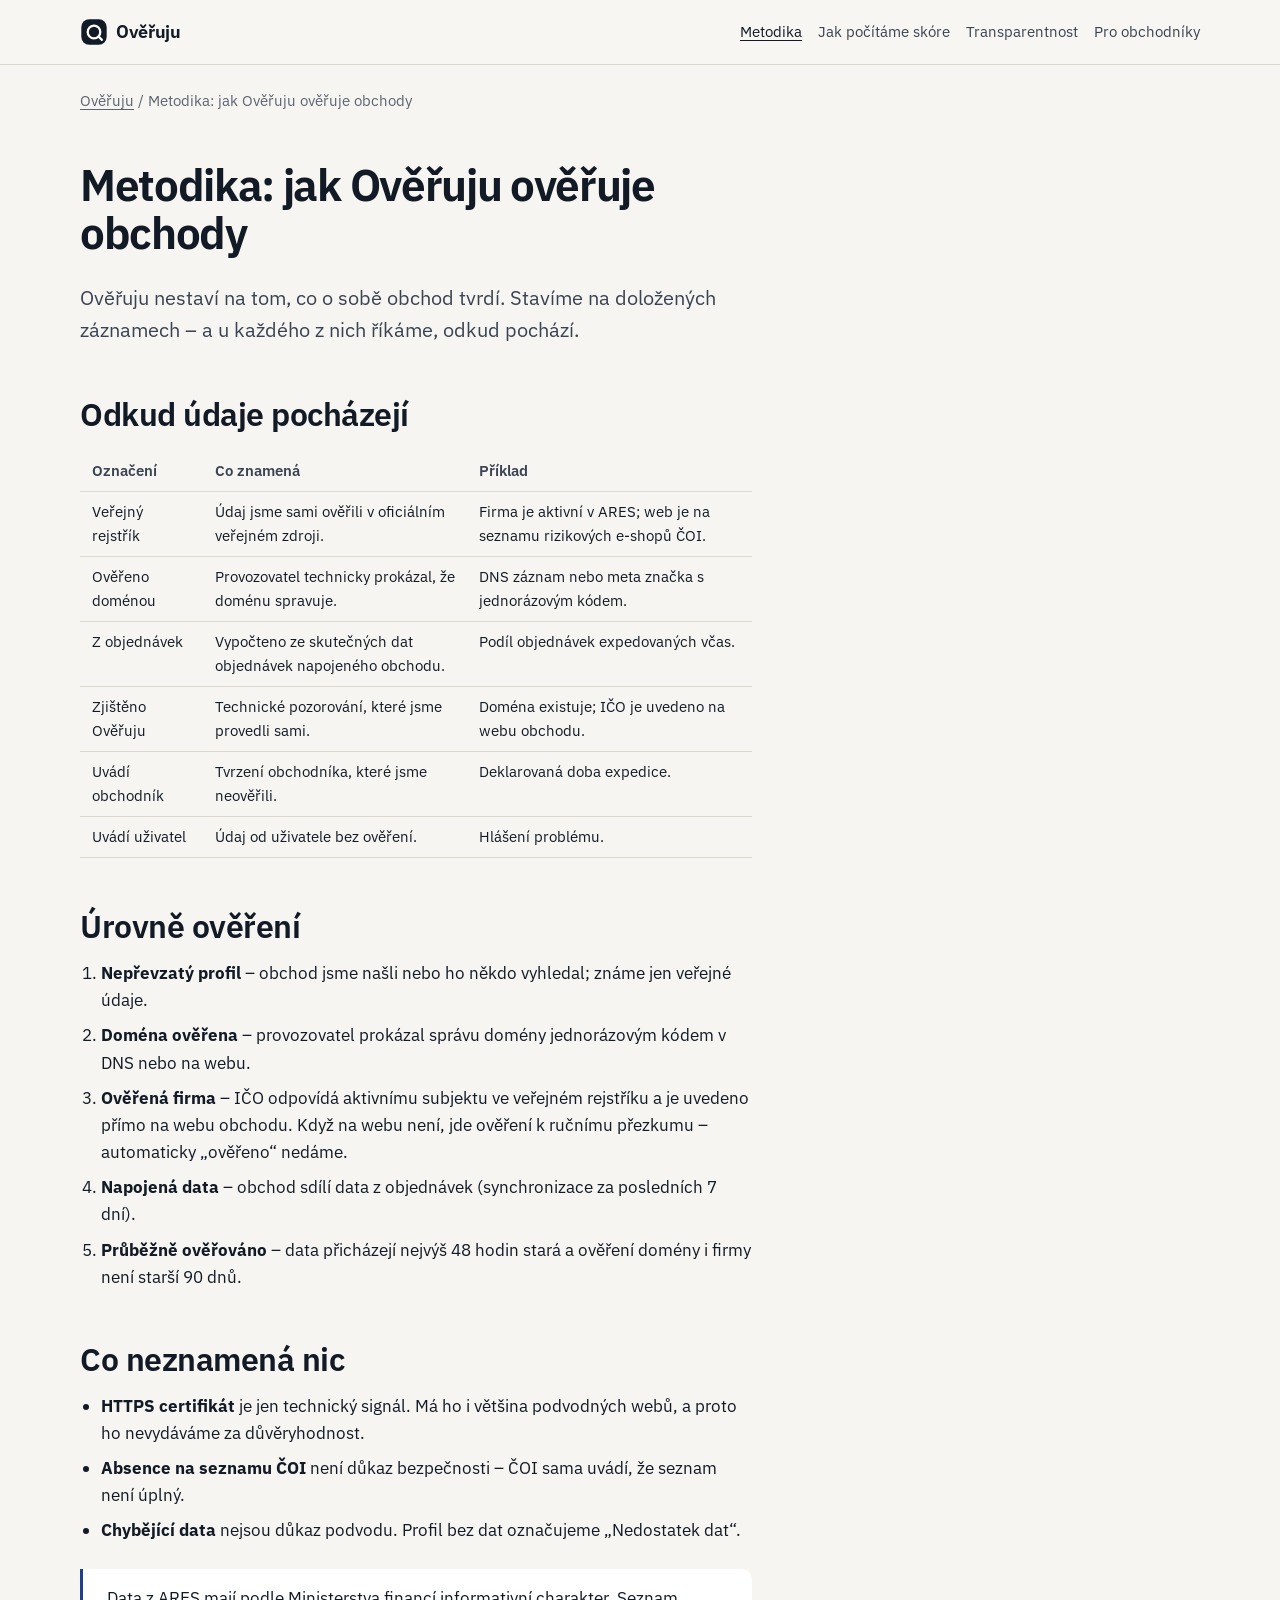
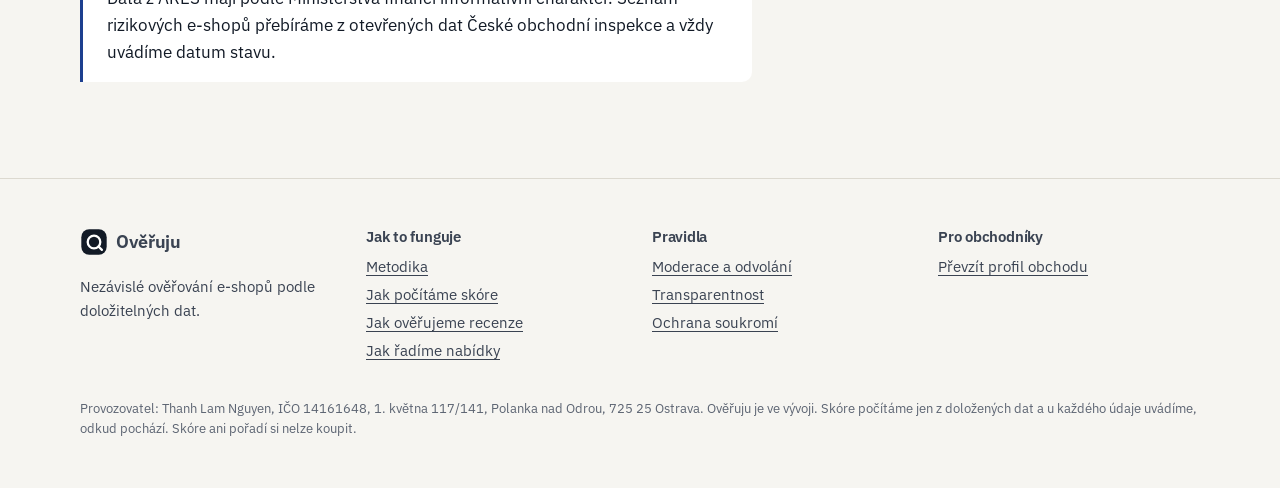
<file: metodika/index.html>
<!doctype html>
<html lang="cs" data-mode="static">
  <head>
    <meta charset="utf-8">
    <meta name="viewport" content="width=device-width, initial-scale=1">
    <meta name="theme-color" content="#f6f5f1">
    <link rel="icon" href="/favicon.svg" type="image/svg+xml">
    <link rel="manifest" href="/manifest.webmanifest">
    <title>Metodika: jak Ověřuju ověřuje obchody | Ověřuju</title>
    <meta name="description" content="Jak ověřujeme identitu e-shopů, odkud bereme data a jak rozlišujeme ověřené údaje od tvrzení obchodníka.">
    <meta name="robots" content="index,follow">
    <link rel="canonical" href="https://overuju.cz/metodika/">
    <meta property="og:type" content="website">
    <meta property="og:site_name" content="Ověřuju">
    <meta property="og:locale" content="cs_CZ">
    <meta property="og:title" content="Metodika: jak Ověřuju ověřuje obchody | Ověřuju">
    <meta property="og:description" content="Jak ověřujeme identitu e-shopů, odkud bereme data a jak rozlišujeme ověřené údaje od tvrzení obchodníka.">
    <meta property="og:url" content="https://overuju.cz/metodika/">
    <meta property="og:image" content="https://overuju.cz/og.jpg">
    <meta property="og:image:width" content="1200">
    <meta property="og:image:height" content="630">
    <meta property="og:image:alt" content="Ověřuju – Než nakoupíš, ověřuj. Nezávislé ověření e-shopů.">
    <meta name="twitter:card" content="summary_large_image">
    <link rel="stylesheet" href="/assets/entry-client-CxA2Niju.css">
    <script type="module" src="/assets/entry-client-Fdm5_yp4.js"></script>
  </head>
  <body>
    <a class="skip-link" href="#obsah">Přeskočit na obsah</a><header class="site-header"><div class="container"><a class="brand" href="/" aria-label="Ověřuju – úvodní stránka"><svg viewBox="0 0 32 32" aria-hidden="true" focusable="false"><rect x="1.5" y="1.5" width="29" height="29" rx="9" fill="var(--c-ink)"></rect><circle cx="16" cy="16" r="7.2" fill="none" stroke="#fff" stroke-width="2.6"></circle><path d="M21.2 21.2 25 25" stroke="#fff" stroke-width="2.6" stroke-linecap="round"></path></svg><span>Ověřuju</span></a><nav class="site-nav" aria-label="Hlavní navigace"><ul><li><a href="/metodika/" aria-current="page">Metodika</a></li><li class="nav-optional"><a href="/jak-pocitame-score/">Jak počítáme skóre</a></li><li class="nav-optional"><a href="/transparentnost/">Transparentnost</a></li><li><a href="/pro-obchodniky/">Pro obchodníky</a></li></ul></nav></div></header><main id="obsah"><div class="container"><nav class="breadcrumbs" aria-label="Drobečková navigace"><a href="/">Ověřuju</a> / <!-- -->Metodika: jak Ověřuju ověřuje obchody</nav><article class="prose"><h1>Metodika: jak Ověřuju ověřuje obchody</h1><p class="lead">Ověřuju nestaví na tom, co o sobě obchod tvrdí. Stavíme na doložených záznamech – a u každého z nich říkáme, odkud pochází.</p><h2>Odkud údaje pocházejí</h2><table><thead><tr><th>Označení</th><th>Co znamená</th><th>Příklad</th></tr></thead><tbody><tr><td>Veřejný rejstřík</td><td>Údaj jsme sami ověřili v oficiálním veřejném zdroji.</td><td>Firma je aktivní v ARES; web je na seznamu rizikových e-shopů ČOI.</td></tr><tr><td>Ověřeno doménou</td><td>Provozovatel technicky prokázal, že doménu spravuje.</td><td>DNS záznam nebo meta značka s jednorázovým kódem.</td></tr><tr><td>Z objednávek</td><td>Vypočteno ze skutečných dat objednávek napojeného obchodu.</td><td>Podíl objednávek expedovaných včas.</td></tr><tr><td>Zjištěno Ověřuju</td><td>Technické pozorování, které jsme provedli sami.</td><td>Doména existuje; IČO je uvedeno na webu obchodu.</td></tr><tr><td>Uvádí obchodník</td><td>Tvrzení obchodníka, které jsme neověřili.</td><td>Deklarovaná doba expedice.</td></tr><tr><td>Uvádí uživatel</td><td>Údaj od uživatele bez ověření.</td><td>Hlášení problému.</td></tr></tbody></table><h2>Úrovně ověření</h2><ol><li><strong>Nepřevzatý profil</strong> – obchod jsme našli nebo ho někdo vyhledal; známe jen veřejné údaje.</li><li><strong>Doména ověřena</strong> – provozovatel prokázal správu domény jednorázovým kódem v DNS nebo na webu.</li><li><strong>Ověřená firma</strong> – IČO odpovídá aktivnímu subjektu ve veřejném rejstříku a je uvedeno přímo na webu obchodu. Když na webu není, jde ověření k ručnímu přezkumu – automaticky „ověřeno“ nedáme.</li><li><strong>Napojená data</strong> – obchod sdílí data z objednávek (synchronizace za posledních 7 dní).</li><li><strong>Průběžně ověřováno</strong> – data přicházejí nejvýš 48 hodin stará a ověření domény i firmy není starší 90 dnů.</li></ol><h2>Co neznamená nic</h2><ul><li><strong>HTTPS certifikát</strong> je jen technický signál. Má ho i většina podvodných webů, a proto ho nevydáváme za důvěryhodnost.</li><li><strong>Absence na seznamu ČOI</strong> není důkaz bezpečnosti – ČOI sama uvádí, že seznam není úplný.</li><li><strong>Chybějící data</strong> nejsou důkaz podvodu. Profil bez dat označujeme „Nedostatek dat“.</li></ul><div class="callout">Data z ARES mají podle Ministerstva financí informativní charakter. Seznam rizikových e-shopů přebíráme z otevřených dat České obchodní inspekce a vždy uvádíme datum stavu.</div></article></div></main><footer class="site-footer"><div class="container"><div class="footer-grid"><div><a class="brand" href="/"><svg viewBox="0 0 32 32" aria-hidden="true" focusable="false"><rect x="1.5" y="1.5" width="29" height="29" rx="9" fill="var(--c-ink)"></rect><circle cx="16" cy="16" r="7.2" fill="none" stroke="#fff" stroke-width="2.6"></circle><path d="M21.2 21.2 25 25" stroke="#fff" stroke-width="2.6" stroke-linecap="round"></path></svg><span>Ověřuju</span></a><p class="small" style="margin-top:var(--s-3)">Nezávislé ověřování e-shopů podle doložitelných dat.</p></div><div><h2>Jak to funguje</h2><ul><li><a href="/metodika/">Metodika</a></li><li><a href="/jak-pocitame-score/">Jak počítáme skóre</a></li><li><a href="/jak-overujeme-recenze/">Jak ověřujeme recenze</a></li><li><a href="/jak-radime-nabidky/">Jak řadíme nabídky</a></li></ul></div><div><h2>Pravidla</h2><ul><li><a href="/moderace/">Moderace a odvolání</a></li><li><a href="/transparentnost/">Transparentnost</a></li><li><a href="/ochrana-soukromi/">Ochrana soukromí</a></li></ul></div><div><h2>Pro obchodníky</h2><ul><li><a href="/pro-obchodniky/">Převzít profil obchodu</a></li></ul></div></div><p class="footer-note">Provozovatel: Thanh Lam Nguyen, IČO 14161648, 1. května 117/141, Polanka nad Odrou, 725 25 Ostrava. <!-- -->Ověřuju je ve vývoji. Skóre počítáme jen z doložených dat a u každého údaje uvádíme, odkud pochází. Skóre ani pořadí si nelze koupit.</p></div></footer>
  </body>
</html>
</file>
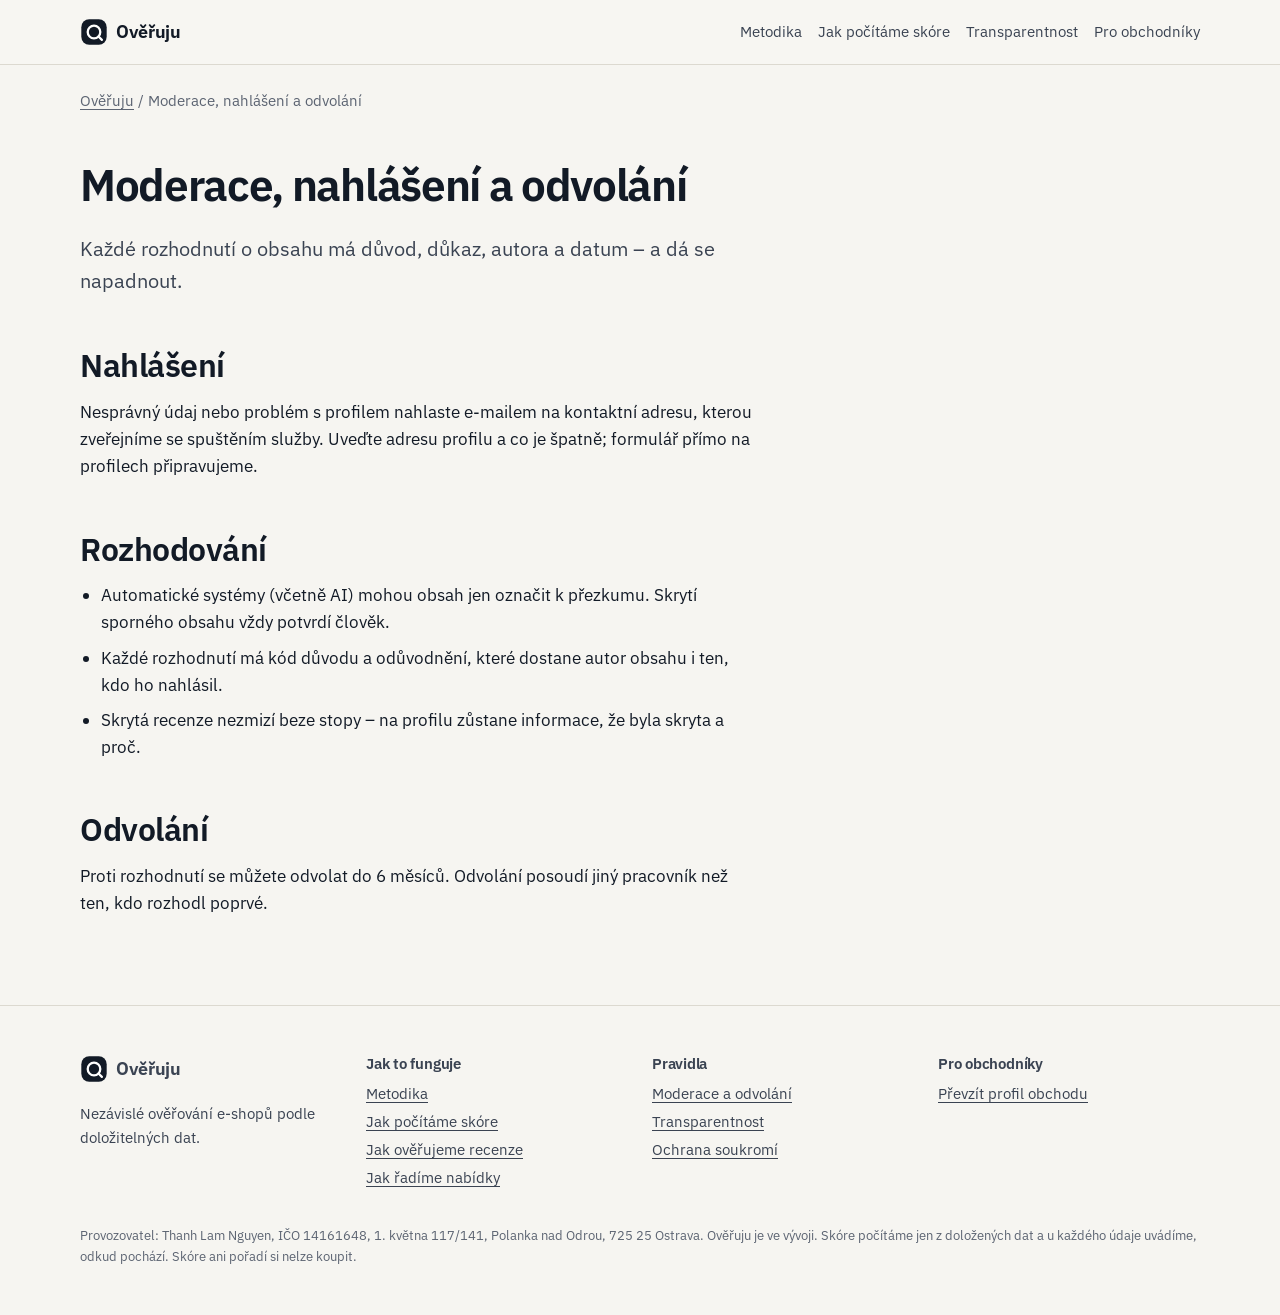
<file: moderace/index.html>
<!doctype html>
<html lang="cs" data-mode="static">
  <head>
    <meta charset="utf-8">
    <meta name="viewport" content="width=device-width, initial-scale=1">
    <meta name="theme-color" content="#f6f5f1">
    <link rel="icon" href="/favicon.svg" type="image/svg+xml">
    <link rel="manifest" href="/manifest.webmanifest">
    <title>Moderace, nahlášení a odvolání | Ověřuju</title>
    <meta name="description" content="Jak rozhodujeme o nahlášeném obsahu, jak se lze odvolat a co nikdy nerozhoduje jen umělá inteligence.">
    <meta name="robots" content="index,follow">
    <link rel="canonical" href="https://overuju.cz/moderace/">
    <meta property="og:type" content="website">
    <meta property="og:site_name" content="Ověřuju">
    <meta property="og:locale" content="cs_CZ">
    <meta property="og:title" content="Moderace, nahlášení a odvolání | Ověřuju">
    <meta property="og:description" content="Jak rozhodujeme o nahlášeném obsahu, jak se lze odvolat a co nikdy nerozhoduje jen umělá inteligence.">
    <meta property="og:url" content="https://overuju.cz/moderace/">
    <meta property="og:image" content="https://overuju.cz/og.jpg">
    <meta property="og:image:width" content="1200">
    <meta property="og:image:height" content="630">
    <meta property="og:image:alt" content="Ověřuju – Než nakoupíš, ověřuj. Nezávislé ověření e-shopů.">
    <meta name="twitter:card" content="summary_large_image">
    <link rel="stylesheet" href="/assets/entry-client-CxA2Niju.css">
    <script type="module" src="/assets/entry-client-Fdm5_yp4.js"></script>
  </head>
  <body>
    <a class="skip-link" href="#obsah">Přeskočit na obsah</a><header class="site-header"><div class="container"><a class="brand" href="/" aria-label="Ověřuju – úvodní stránka"><svg viewBox="0 0 32 32" aria-hidden="true" focusable="false"><rect x="1.5" y="1.5" width="29" height="29" rx="9" fill="var(--c-ink)"></rect><circle cx="16" cy="16" r="7.2" fill="none" stroke="#fff" stroke-width="2.6"></circle><path d="M21.2 21.2 25 25" stroke="#fff" stroke-width="2.6" stroke-linecap="round"></path></svg><span>Ověřuju</span></a><nav class="site-nav" aria-label="Hlavní navigace"><ul><li><a href="/metodika/">Metodika</a></li><li class="nav-optional"><a href="/jak-pocitame-score/">Jak počítáme skóre</a></li><li class="nav-optional"><a href="/transparentnost/">Transparentnost</a></li><li><a href="/pro-obchodniky/">Pro obchodníky</a></li></ul></nav></div></header><main id="obsah"><div class="container"><nav class="breadcrumbs" aria-label="Drobečková navigace"><a href="/">Ověřuju</a> / <!-- -->Moderace, nahlášení a odvolání</nav><article class="prose"><h1>Moderace, nahlášení a odvolání</h1><p class="lead">Každé rozhodnutí o obsahu má důvod, důkaz, autora a datum – a dá se napadnout.</p><h2>Nahlášení</h2><p>Nesprávný údaj nebo problém s profilem nahlaste e-mailem na <span>kontaktní adresu, kterou zveřejníme se spuštěním služby</span>. Uveďte adresu profilu a co je špatně; formulář přímo na profilech připravujeme.</p><h2>Rozhodování</h2><ul><li>Automatické systémy (včetně AI) mohou obsah jen označit k přezkumu. Skrytí sporného obsahu vždy potvrdí člověk.</li><li>Každé rozhodnutí má kód důvodu a odůvodnění, které dostane autor obsahu i ten, kdo ho nahlásil.</li><li>Skrytá recenze nezmizí beze stopy – na profilu zůstane informace, že byla skryta a proč.</li></ul><h2>Odvolání</h2><p>Proti rozhodnutí se můžete odvolat do 6 měsíců. Odvolání posoudí jiný pracovník než ten, kdo rozhodl poprvé.</p></article></div></main><footer class="site-footer"><div class="container"><div class="footer-grid"><div><a class="brand" href="/"><svg viewBox="0 0 32 32" aria-hidden="true" focusable="false"><rect x="1.5" y="1.5" width="29" height="29" rx="9" fill="var(--c-ink)"></rect><circle cx="16" cy="16" r="7.2" fill="none" stroke="#fff" stroke-width="2.6"></circle><path d="M21.2 21.2 25 25" stroke="#fff" stroke-width="2.6" stroke-linecap="round"></path></svg><span>Ověřuju</span></a><p class="small" style="margin-top:var(--s-3)">Nezávislé ověřování e-shopů podle doložitelných dat.</p></div><div><h2>Jak to funguje</h2><ul><li><a href="/metodika/">Metodika</a></li><li><a href="/jak-pocitame-score/">Jak počítáme skóre</a></li><li><a href="/jak-overujeme-recenze/">Jak ověřujeme recenze</a></li><li><a href="/jak-radime-nabidky/">Jak řadíme nabídky</a></li></ul></div><div><h2>Pravidla</h2><ul><li><a href="/moderace/">Moderace a odvolání</a></li><li><a href="/transparentnost/">Transparentnost</a></li><li><a href="/ochrana-soukromi/">Ochrana soukromí</a></li></ul></div><div><h2>Pro obchodníky</h2><ul><li><a href="/pro-obchodniky/">Převzít profil obchodu</a></li></ul></div></div><p class="footer-note">Provozovatel: Thanh Lam Nguyen, IČO 14161648, 1. května 117/141, Polanka nad Odrou, 725 25 Ostrava. <!-- -->Ověřuju je ve vývoji. Skóre počítáme jen z doložených dat a u každého údaje uvádíme, odkud pochází. Skóre ani pořadí si nelze koupit.</p></div></footer>
  </body>
</html>
</file>
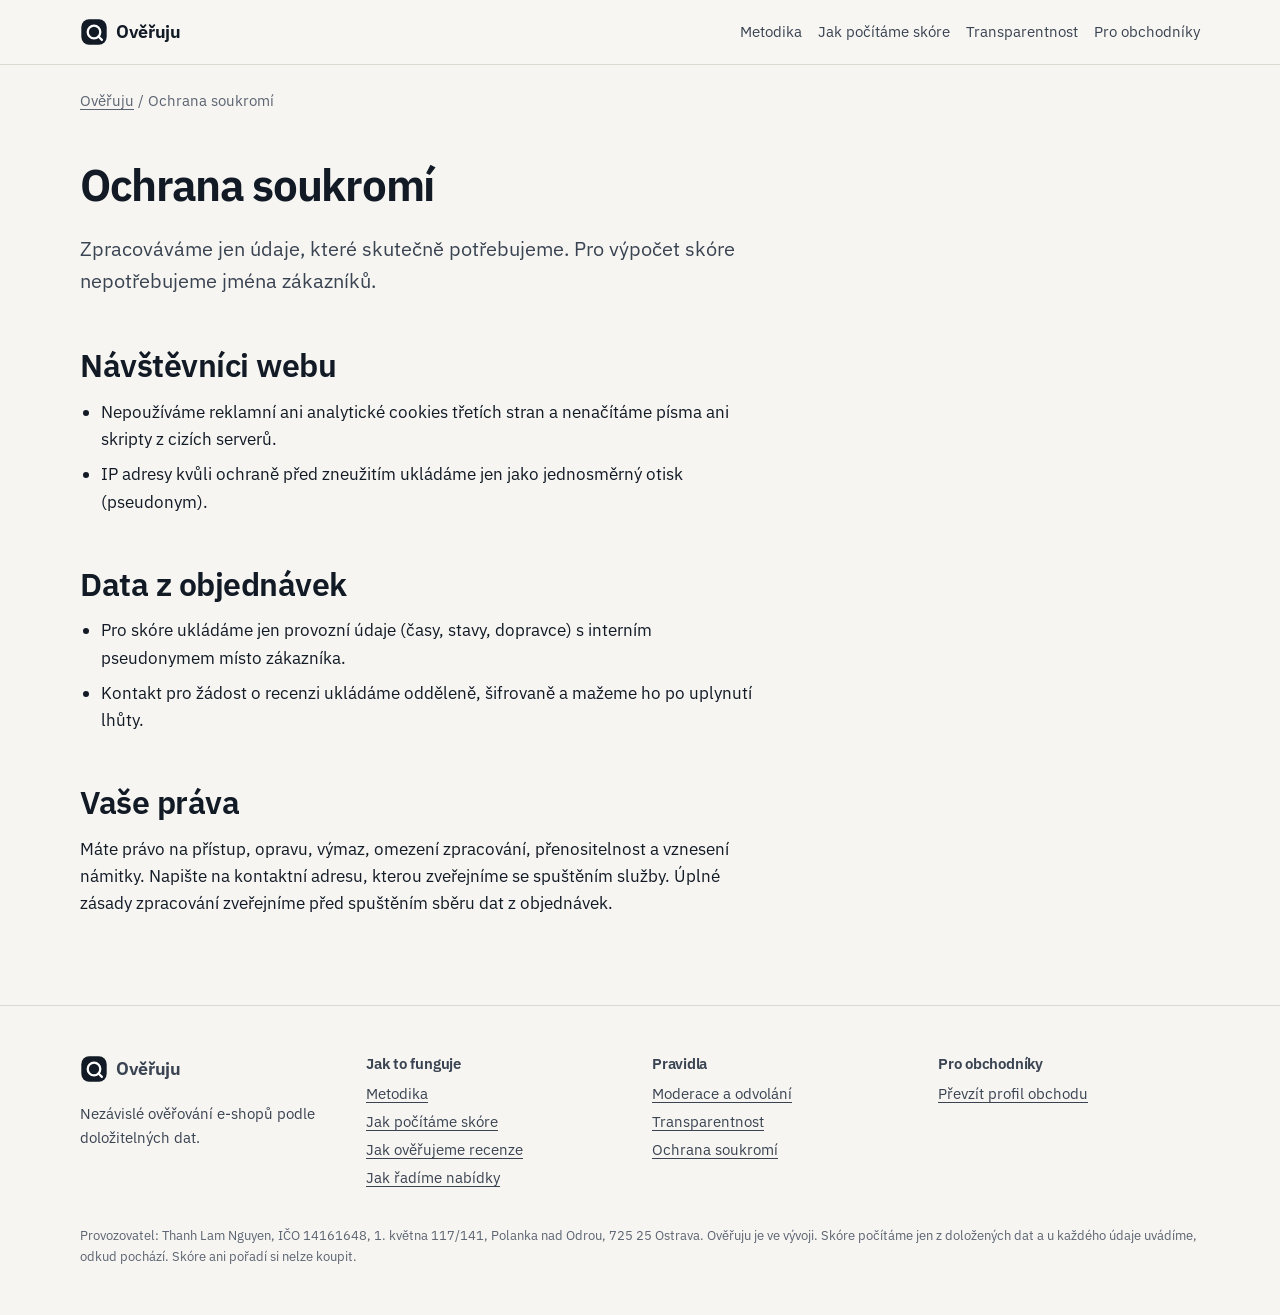
<file: ochrana-soukromi/index.html>
<!doctype html>
<html lang="cs" data-mode="static">
  <head>
    <meta charset="utf-8">
    <meta name="viewport" content="width=device-width, initial-scale=1">
    <meta name="theme-color" content="#f6f5f1">
    <link rel="icon" href="/favicon.svg" type="image/svg+xml">
    <link rel="manifest" href="/manifest.webmanifest">
    <title>Ochrana soukromí | Ověřuju</title>
    <meta name="description" content="Jaké údaje Ověřuju zpracovává, proč, jak dlouho a jaká máte práva.">
    <meta name="robots" content="index,follow">
    <link rel="canonical" href="https://overuju.cz/ochrana-soukromi/">
    <meta property="og:type" content="website">
    <meta property="og:site_name" content="Ověřuju">
    <meta property="og:locale" content="cs_CZ">
    <meta property="og:title" content="Ochrana soukromí | Ověřuju">
    <meta property="og:description" content="Jaké údaje Ověřuju zpracovává, proč, jak dlouho a jaká máte práva.">
    <meta property="og:url" content="https://overuju.cz/ochrana-soukromi/">
    <meta property="og:image" content="https://overuju.cz/og.jpg">
    <meta property="og:image:width" content="1200">
    <meta property="og:image:height" content="630">
    <meta property="og:image:alt" content="Ověřuju – Než nakoupíš, ověřuj. Nezávislé ověření e-shopů.">
    <meta name="twitter:card" content="summary_large_image">
    <link rel="stylesheet" href="/assets/entry-client-CxA2Niju.css">
    <script type="module" src="/assets/entry-client-Fdm5_yp4.js"></script>
  </head>
  <body>
    <a class="skip-link" href="#obsah">Přeskočit na obsah</a><header class="site-header"><div class="container"><a class="brand" href="/" aria-label="Ověřuju – úvodní stránka"><svg viewBox="0 0 32 32" aria-hidden="true" focusable="false"><rect x="1.5" y="1.5" width="29" height="29" rx="9" fill="var(--c-ink)"></rect><circle cx="16" cy="16" r="7.2" fill="none" stroke="#fff" stroke-width="2.6"></circle><path d="M21.2 21.2 25 25" stroke="#fff" stroke-width="2.6" stroke-linecap="round"></path></svg><span>Ověřuju</span></a><nav class="site-nav" aria-label="Hlavní navigace"><ul><li><a href="/metodika/">Metodika</a></li><li class="nav-optional"><a href="/jak-pocitame-score/">Jak počítáme skóre</a></li><li class="nav-optional"><a href="/transparentnost/">Transparentnost</a></li><li><a href="/pro-obchodniky/">Pro obchodníky</a></li></ul></nav></div></header><main id="obsah"><div class="container"><nav class="breadcrumbs" aria-label="Drobečková navigace"><a href="/">Ověřuju</a> / <!-- -->Ochrana soukromí</nav><article class="prose"><h1>Ochrana soukromí</h1><p class="lead">Zpracováváme jen údaje, které skutečně potřebujeme. Pro výpočet skóre nepotřebujeme jména zákazníků.</p><h2>Návštěvníci webu</h2><ul><li>Nepoužíváme reklamní ani analytické cookies třetích stran a nenačítáme písma ani skripty z cizích serverů.</li><li>IP adresy kvůli ochraně před zneužitím ukládáme jen jako jednosměrný otisk (pseudonym).</li></ul><h2>Data z objednávek</h2><ul><li>Pro skóre ukládáme jen provozní údaje (časy, stavy, dopravce) s interním pseudonymem místo zákazníka.</li><li>Kontakt pro žádost o recenzi ukládáme odděleně, šifrovaně a mažeme ho po uplynutí lhůty.</li></ul><h2>Vaše práva</h2><p>Máte právo na přístup, opravu, výmaz, omezení zpracování, přenositelnost a vznesení námitky. Napište na <span>kontaktní adresu, kterou zveřejníme se spuštěním služby</span>. Úplné zásady zpracování zveřejníme před spuštěním sběru dat z objednávek.</p></article></div></main><footer class="site-footer"><div class="container"><div class="footer-grid"><div><a class="brand" href="/"><svg viewBox="0 0 32 32" aria-hidden="true" focusable="false"><rect x="1.5" y="1.5" width="29" height="29" rx="9" fill="var(--c-ink)"></rect><circle cx="16" cy="16" r="7.2" fill="none" stroke="#fff" stroke-width="2.6"></circle><path d="M21.2 21.2 25 25" stroke="#fff" stroke-width="2.6" stroke-linecap="round"></path></svg><span>Ověřuju</span></a><p class="small" style="margin-top:var(--s-3)">Nezávislé ověřování e-shopů podle doložitelných dat.</p></div><div><h2>Jak to funguje</h2><ul><li><a href="/metodika/">Metodika</a></li><li><a href="/jak-pocitame-score/">Jak počítáme skóre</a></li><li><a href="/jak-overujeme-recenze/">Jak ověřujeme recenze</a></li><li><a href="/jak-radime-nabidky/">Jak řadíme nabídky</a></li></ul></div><div><h2>Pravidla</h2><ul><li><a href="/moderace/">Moderace a odvolání</a></li><li><a href="/transparentnost/">Transparentnost</a></li><li><a href="/ochrana-soukromi/">Ochrana soukromí</a></li></ul></div><div><h2>Pro obchodníky</h2><ul><li><a href="/pro-obchodniky/">Převzít profil obchodu</a></li></ul></div></div><p class="footer-note">Provozovatel: Thanh Lam Nguyen, IČO 14161648, 1. května 117/141, Polanka nad Odrou, 725 25 Ostrava. <!-- -->Ověřuju je ve vývoji. Skóre počítáme jen z doložených dat a u každého údaje uvádíme, odkud pochází. Skóre ani pořadí si nelze koupit.</p></div></footer>
  </body>
</html>
</file>
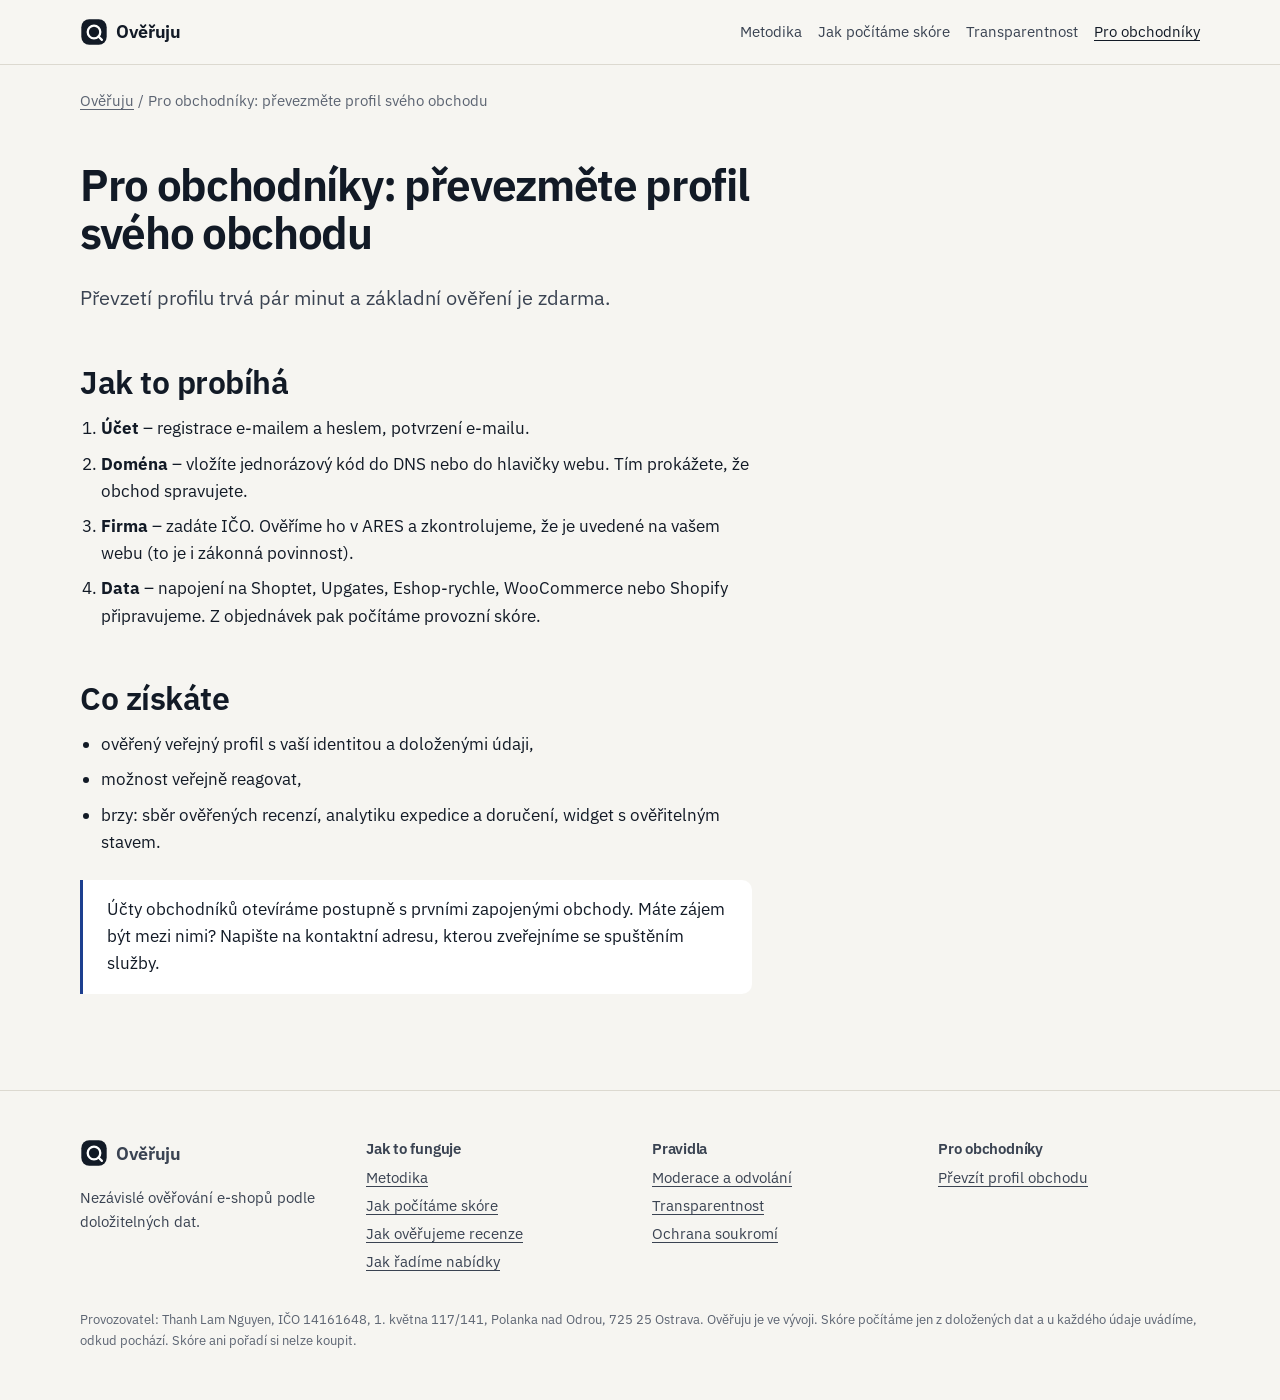
<file: pro-obchodniky/index.html>
<!doctype html>
<html lang="cs" data-mode="static">
  <head>
    <meta charset="utf-8">
    <meta name="viewport" content="width=device-width, initial-scale=1">
    <meta name="theme-color" content="#f6f5f1">
    <link rel="icon" href="/favicon.svg" type="image/svg+xml">
    <link rel="manifest" href="/manifest.webmanifest">
    <title>Pro obchodníky: převezměte profil svého obchodu | Ověřuju</title>
    <meta name="description" content="Ověřte doménu a firmu, připojte data z objednávek a ukažte zákazníkům, jak doopravdy fungujete.">
    <meta name="robots" content="index,follow">
    <link rel="canonical" href="https://overuju.cz/pro-obchodniky/">
    <meta property="og:type" content="website">
    <meta property="og:site_name" content="Ověřuju">
    <meta property="og:locale" content="cs_CZ">
    <meta property="og:title" content="Pro obchodníky: převezměte profil svého obchodu | Ověřuju">
    <meta property="og:description" content="Ověřte doménu a firmu, připojte data z objednávek a ukažte zákazníkům, jak doopravdy fungujete.">
    <meta property="og:url" content="https://overuju.cz/pro-obchodniky/">
    <meta property="og:image" content="https://overuju.cz/og.jpg">
    <meta property="og:image:width" content="1200">
    <meta property="og:image:height" content="630">
    <meta property="og:image:alt" content="Ověřuju – Než nakoupíš, ověřuj. Nezávislé ověření e-shopů.">
    <meta name="twitter:card" content="summary_large_image">
    <link rel="stylesheet" href="/assets/entry-client-CxA2Niju.css">
    <script type="module" src="/assets/entry-client-Fdm5_yp4.js"></script>
  </head>
  <body>
    <a class="skip-link" href="#obsah">Přeskočit na obsah</a><header class="site-header"><div class="container"><a class="brand" href="/" aria-label="Ověřuju – úvodní stránka"><svg viewBox="0 0 32 32" aria-hidden="true" focusable="false"><rect x="1.5" y="1.5" width="29" height="29" rx="9" fill="var(--c-ink)"></rect><circle cx="16" cy="16" r="7.2" fill="none" stroke="#fff" stroke-width="2.6"></circle><path d="M21.2 21.2 25 25" stroke="#fff" stroke-width="2.6" stroke-linecap="round"></path></svg><span>Ověřuju</span></a><nav class="site-nav" aria-label="Hlavní navigace"><ul><li><a href="/metodika/">Metodika</a></li><li class="nav-optional"><a href="/jak-pocitame-score/">Jak počítáme skóre</a></li><li class="nav-optional"><a href="/transparentnost/">Transparentnost</a></li><li><a href="/pro-obchodniky/" aria-current="page">Pro obchodníky</a></li></ul></nav></div></header><main id="obsah"><div class="container"><nav class="breadcrumbs" aria-label="Drobečková navigace"><a href="/">Ověřuju</a> / <!-- -->Pro obchodníky: převezměte profil svého obchodu</nav><article class="prose"><h1>Pro obchodníky: převezměte profil svého obchodu</h1><p class="lead">Převzetí profilu trvá pár minut a základní ověření je zdarma.</p><h2>Jak to probíhá</h2><ol><li><strong>Účet</strong> – registrace e-mailem a heslem, potvrzení e-mailu.</li><li><strong>Doména</strong> – vložíte jednorázový kód do DNS nebo do hlavičky webu. Tím prokážete, že obchod spravujete.</li><li><strong>Firma</strong> – zadáte IČO. Ověříme ho v ARES a zkontrolujeme, že je uvedené na vašem webu (to je i zákonná povinnost).</li><li><strong>Data</strong> – napojení na Shoptet, Upgates, Eshop-rychle, WooCommerce nebo Shopify připravujeme. Z objednávek pak počítáme provozní skóre.</li></ol><h2>Co získáte</h2><ul><li>ověřený veřejný profil s vaší identitou a doloženými údaji,</li><li>možnost veřejně reagovat,</li><li>brzy: sběr ověřených recenzí, analytiku expedice a doručení, widget s ověřitelným stavem.</li></ul><div class="callout">Účty obchodníků otevíráme postupně s prvními zapojenými obchody. Máte zájem být mezi nimi? Napište na <span>kontaktní adresu, kterou zveřejníme se spuštěním služby</span>.</div></article></div></main><footer class="site-footer"><div class="container"><div class="footer-grid"><div><a class="brand" href="/"><svg viewBox="0 0 32 32" aria-hidden="true" focusable="false"><rect x="1.5" y="1.5" width="29" height="29" rx="9" fill="var(--c-ink)"></rect><circle cx="16" cy="16" r="7.2" fill="none" stroke="#fff" stroke-width="2.6"></circle><path d="M21.2 21.2 25 25" stroke="#fff" stroke-width="2.6" stroke-linecap="round"></path></svg><span>Ověřuju</span></a><p class="small" style="margin-top:var(--s-3)">Nezávislé ověřování e-shopů podle doložitelných dat.</p></div><div><h2>Jak to funguje</h2><ul><li><a href="/metodika/">Metodika</a></li><li><a href="/jak-pocitame-score/">Jak počítáme skóre</a></li><li><a href="/jak-overujeme-recenze/">Jak ověřujeme recenze</a></li><li><a href="/jak-radime-nabidky/">Jak řadíme nabídky</a></li></ul></div><div><h2>Pravidla</h2><ul><li><a href="/moderace/">Moderace a odvolání</a></li><li><a href="/transparentnost/">Transparentnost</a></li><li><a href="/ochrana-soukromi/">Ochrana soukromí</a></li></ul></div><div><h2>Pro obchodníky</h2><ul><li><a href="/pro-obchodniky/">Převzít profil obchodu</a></li></ul></div></div><p class="footer-note">Provozovatel: Thanh Lam Nguyen, IČO 14161648, 1. května 117/141, Polanka nad Odrou, 725 25 Ostrava. <!-- -->Ověřuju je ve vývoji. Skóre počítáme jen z doložených dat a u každého údaje uvádíme, odkud pochází. Skóre ani pořadí si nelze koupit.</p></div></footer>
  </body>
</html>
</file>
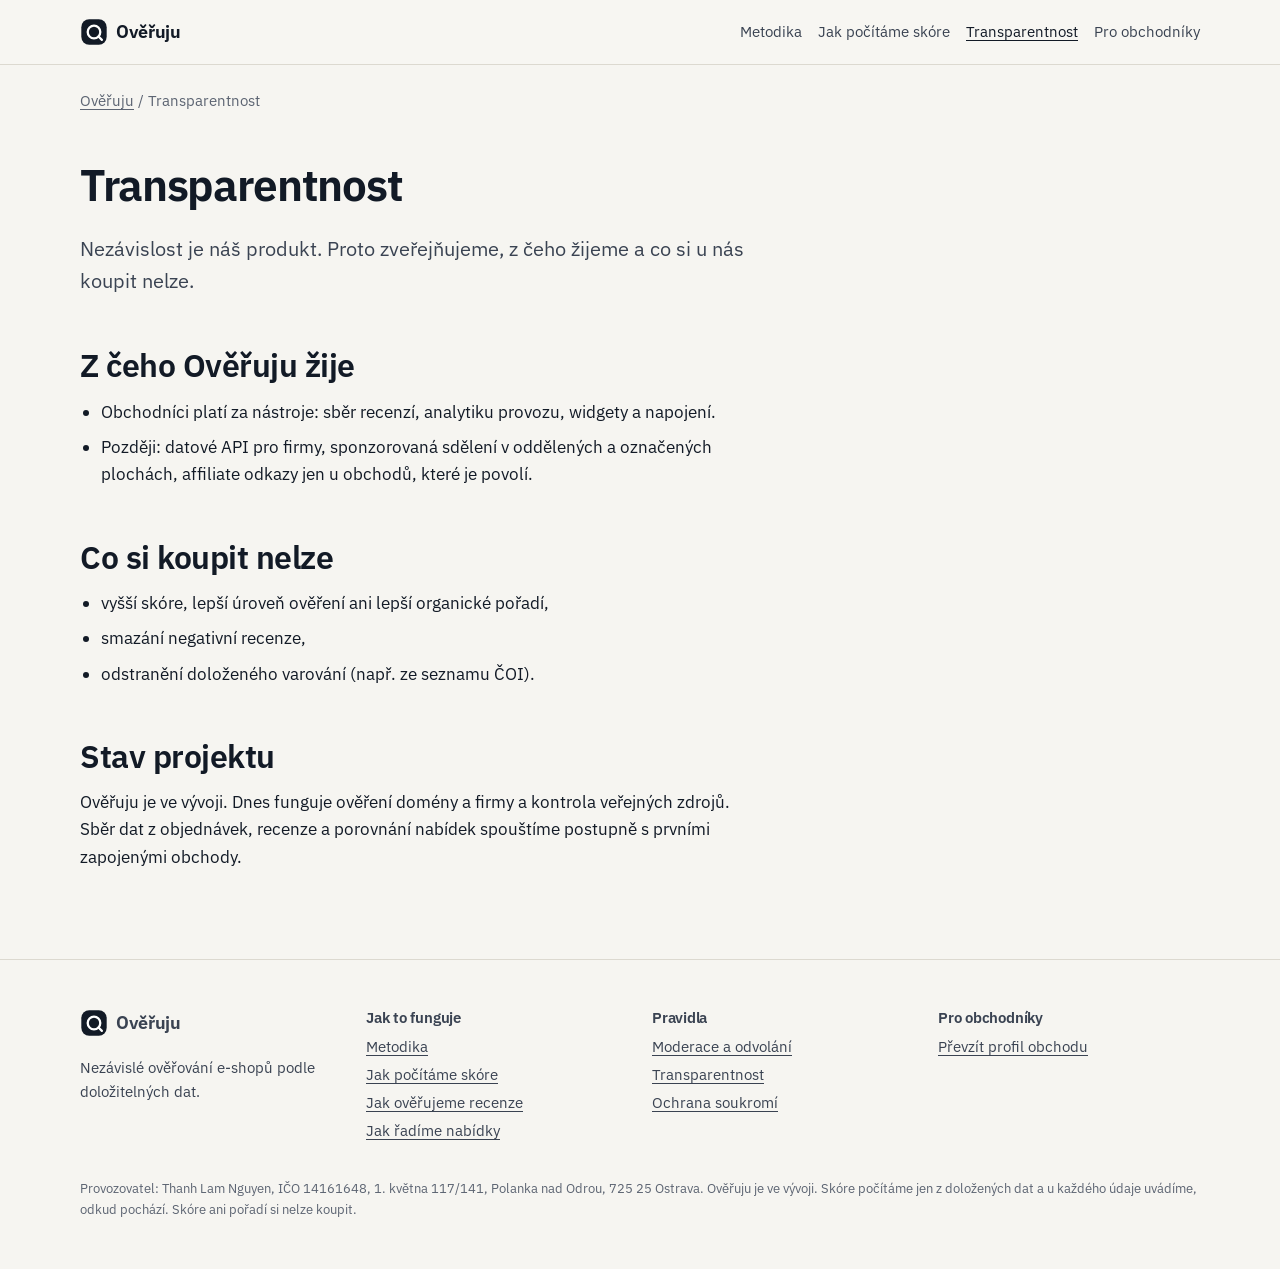
<file: transparentnost/index.html>
<!doctype html>
<html lang="cs" data-mode="static">
  <head>
    <meta charset="utf-8">
    <meta name="viewport" content="width=device-width, initial-scale=1">
    <meta name="theme-color" content="#f6f5f1">
    <link rel="icon" href="/favicon.svg" type="image/svg+xml">
    <link rel="manifest" href="/manifest.webmanifest">
    <title>Transparentnost | Ověřuju</title>
    <meta name="description" content="Jak Ověřuju vydělává, co si nelze koupit a jak je zajištěna nezávislost hodnocení.">
    <meta name="robots" content="index,follow">
    <link rel="canonical" href="https://overuju.cz/transparentnost/">
    <meta property="og:type" content="website">
    <meta property="og:site_name" content="Ověřuju">
    <meta property="og:locale" content="cs_CZ">
    <meta property="og:title" content="Transparentnost | Ověřuju">
    <meta property="og:description" content="Jak Ověřuju vydělává, co si nelze koupit a jak je zajištěna nezávislost hodnocení.">
    <meta property="og:url" content="https://overuju.cz/transparentnost/">
    <meta property="og:image" content="https://overuju.cz/og.jpg">
    <meta property="og:image:width" content="1200">
    <meta property="og:image:height" content="630">
    <meta property="og:image:alt" content="Ověřuju – Než nakoupíš, ověřuj. Nezávislé ověření e-shopů.">
    <meta name="twitter:card" content="summary_large_image">
    <link rel="stylesheet" href="/assets/entry-client-CxA2Niju.css">
    <script type="module" src="/assets/entry-client-Fdm5_yp4.js"></script>
  </head>
  <body>
    <a class="skip-link" href="#obsah">Přeskočit na obsah</a><header class="site-header"><div class="container"><a class="brand" href="/" aria-label="Ověřuju – úvodní stránka"><svg viewBox="0 0 32 32" aria-hidden="true" focusable="false"><rect x="1.5" y="1.5" width="29" height="29" rx="9" fill="var(--c-ink)"></rect><circle cx="16" cy="16" r="7.2" fill="none" stroke="#fff" stroke-width="2.6"></circle><path d="M21.2 21.2 25 25" stroke="#fff" stroke-width="2.6" stroke-linecap="round"></path></svg><span>Ověřuju</span></a><nav class="site-nav" aria-label="Hlavní navigace"><ul><li><a href="/metodika/">Metodika</a></li><li class="nav-optional"><a href="/jak-pocitame-score/">Jak počítáme skóre</a></li><li class="nav-optional"><a href="/transparentnost/" aria-current="page">Transparentnost</a></li><li><a href="/pro-obchodniky/">Pro obchodníky</a></li></ul></nav></div></header><main id="obsah"><div class="container"><nav class="breadcrumbs" aria-label="Drobečková navigace"><a href="/">Ověřuju</a> / <!-- -->Transparentnost</nav><article class="prose"><h1>Transparentnost</h1><p class="lead">Nezávislost je náš produkt. Proto zveřejňujeme, z čeho žijeme a co si u nás koupit nelze.</p><h2>Z čeho Ověřuju žije</h2><ul><li>Obchodníci platí za nástroje: sběr recenzí, analytiku provozu, widgety a napojení.</li><li>Později: datové API pro firmy, sponzorovaná sdělení v oddělených a označených plochách, affiliate odkazy jen u obchodů, které je povolí.</li></ul><h2>Co si koupit nelze</h2><ul><li>vyšší skóre, lepší úroveň ověření ani lepší organické pořadí,</li><li>smazání negativní recenze,</li><li>odstranění doloženého varování (např. ze seznamu ČOI).</li></ul><h2>Stav projektu</h2><p>Ověřuju je ve vývoji. Dnes funguje ověření domény a firmy a kontrola veřejných zdrojů. Sběr dat z objednávek, recenze a porovnání nabídek spouštíme postupně s prvními zapojenými obchody.</p></article></div></main><footer class="site-footer"><div class="container"><div class="footer-grid"><div><a class="brand" href="/"><svg viewBox="0 0 32 32" aria-hidden="true" focusable="false"><rect x="1.5" y="1.5" width="29" height="29" rx="9" fill="var(--c-ink)"></rect><circle cx="16" cy="16" r="7.2" fill="none" stroke="#fff" stroke-width="2.6"></circle><path d="M21.2 21.2 25 25" stroke="#fff" stroke-width="2.6" stroke-linecap="round"></path></svg><span>Ověřuju</span></a><p class="small" style="margin-top:var(--s-3)">Nezávislé ověřování e-shopů podle doložitelných dat.</p></div><div><h2>Jak to funguje</h2><ul><li><a href="/metodika/">Metodika</a></li><li><a href="/jak-pocitame-score/">Jak počítáme skóre</a></li><li><a href="/jak-overujeme-recenze/">Jak ověřujeme recenze</a></li><li><a href="/jak-radime-nabidky/">Jak řadíme nabídky</a></li></ul></div><div><h2>Pravidla</h2><ul><li><a href="/moderace/">Moderace a odvolání</a></li><li><a href="/transparentnost/">Transparentnost</a></li><li><a href="/ochrana-soukromi/">Ochrana soukromí</a></li></ul></div><div><h2>Pro obchodníky</h2><ul><li><a href="/pro-obchodniky/">Převzít profil obchodu</a></li></ul></div></div><p class="footer-note">Provozovatel: Thanh Lam Nguyen, IČO 14161648, 1. května 117/141, Polanka nad Odrou, 725 25 Ostrava. <!-- -->Ověřuju je ve vývoji. Skóre počítáme jen z doložených dat a u každého údaje uvádíme, odkud pochází. Skóre ani pořadí si nelze koupit.</p></div></footer>
  </body>
</html>
</file>
<file: assets/entry-client-CxA2Niju.css>
@font-face{font-family:IBM Plex Sans Variable;font-style:normal;font-display:swap;font-weight:100 700;src:url(/assets/ibm-plex-sans-cyrillic-ext-wght-normal-d45eAU9y.woff2)format("woff2-variations");unicode-range:U+460-52F,U+1C80-1C8A,U+20B4,U+2DE0-2DFF,U+A640-A69F,U+FE2E-FE2F}@font-face{font-family:IBM Plex Sans Variable;font-style:normal;font-display:swap;font-weight:100 700;src:url(/assets/ibm-plex-sans-cyrillic-wght-normal-BAAhND-U.woff2)format("woff2-variations");unicode-range:U+301,U+400-45F,U+490-491,U+4B0-4B1,U+2116}@font-face{font-family:IBM Plex Sans Variable;font-style:normal;font-display:swap;font-weight:100 700;src:url(/assets/ibm-plex-sans-greek-wght-normal-CmyJS8uq.woff2)format("woff2-variations");unicode-range:U+370-377,U+37A-37F,U+384-38A,U+38C,U+38E-3A1,U+3A3-3FF}@font-face{font-family:IBM Plex Sans Variable;font-style:normal;font-display:swap;font-weight:100 700;src:url(/assets/ibm-plex-sans-vietnamese-wght-normal-Dg1JeJN0.woff2)format("woff2-variations");unicode-range:U+102-103,U+110-111,U+128-129,U+168-169,U+1A0-1A1,U+1AF-1B0,U+300-301,U+303-304,U+308-309,U+323,U+329,U+1EA0-1EF9,U+20AB}@font-face{font-family:IBM Plex Sans Variable;font-style:normal;font-display:swap;font-weight:100 700;src:url(/assets/ibm-plex-sans-latin-ext-wght-normal-CIII54If.woff2)format("woff2-variations");unicode-range:U+100-2BA,U+2BD-2C5,U+2C7-2CC,U+2CE-2D7,U+2DD-2FF,U+304,U+308,U+329,U+1D00-1DBF,U+1E00-1E9F,U+1EF2-1EFF,U+2020,U+20A0-20AB,U+20AD-20C0,U+2113,U+2C60-2C7F,U+A720-A7FF}@font-face{font-family:IBM Plex Sans Variable;font-style:normal;font-display:swap;font-weight:100 700;src:url(/assets/ibm-plex-sans-latin-wght-normal-IvpUvPa2.woff2)format("woff2-variations");unicode-range:U+??,U+131,U+152-153,U+2BB-2BC,U+2C6,U+2DA,U+2DC,U+304,U+308,U+329,U+2000-206F,U+20AC,U+2122,U+2191,U+2193,U+2212,U+2215,U+FEFF,U+FFFD}:root{--c-paper:#f6f5f1;--c-surface:#fff;--c-surface-sunken:#efede7;--c-line:#dcd9d0;--c-line-strong:#b9b5a9;--c-ink:#121a26;--c-ink-2:#3a4352;--c-muted:#5c6472;--c-brand:#1d3f8f;--c-brand-ink:#fff;--c-brand-soft:#e7ecf7;--c-focus:#2357d6;--c-good:#1f6b4a;--c-good-soft:#e5f1ea;--c-fair:#8a5a00;--c-fair-soft:#f8eed8;--c-bad:#a3271c;--c-bad-soft:#f9e7e4;--c-info-soft:#eceff4;--font-sans:"IBM Plex Sans Variable", "IBM Plex Sans", system-ui, -apple-system, "Segoe UI", Roboto, sans-serif;--fs-xs:.8125rem;--fs-sm:.9375rem;--fs-md:1.0625rem;--fs-lg:1.25rem;--fs-xl:clamp(1.5rem, 1.2rem + 1.2vw, 2rem);--fs-2xl:clamp(2.25rem, 1.6rem + 3vw, 4rem);--lh-tight:1.1;--lh-snug:1.3;--lh-body:1.6;--s-1:.25rem;--s-2:.5rem;--s-3:.75rem;--s-4:1rem;--s-5:1.5rem;--s-6:2rem;--s-7:3rem;--s-8:4.5rem;--s-9:6.5rem;--radius-sm:6px;--radius-md:10px;--radius-lg:16px;--shadow-1:0 1px 2px #121a260f, 0 1px 1px #121a260a;--shadow-2:0 12px 32px -12px #121a262e, 0 2px 6px #121a260f;--content:70rem;--prose:42rem;--gutter:1rem}@media (min-width:48rem){:root{--gutter:2rem}}*,:before,:after{box-sizing:border-box}html{-webkit-text-size-adjust:100%;-moz-text-size-adjust:100%;text-size-adjust:100%}body{background:var(--c-paper);color:var(--c-ink);font-family:var(--font-sans);font-size:var(--fs-md);line-height:var(--lh-body);font-feature-settings:"tnum" 0;-webkit-font-smoothing:antialiased;margin:0;overflow-x:hidden}img,svg{max-width:100%;display:block}a{color:var(--c-brand);text-underline-offset:.18em;text-decoration-thickness:1px}a:hover{text-decoration-thickness:2px}:focus-visible{outline:3px solid var(--c-focus);outline-offset:2px;border-radius:4px}h1,h2,h3{line-height:var(--lh-snug);letter-spacing:-.015em;margin:0 0 var(--s-3);font-weight:620}h1{font-size:var(--fs-2xl);line-height:var(--lh-tight);letter-spacing:-.03em;font-weight:650}h2{font-size:var(--fs-xl)}h3{font-size:var(--fs-lg)}p{margin:0 0 var(--s-4)}.num{font-variant-numeric:tabular-nums}.visually-hidden{clip:rect(0 0 0 0);white-space:nowrap;border:0;width:1px;height:1px;margin:-1px;padding:0;overflow:hidden;position:absolute!important}.skip-link{left:var(--s-4);padding:var(--s-2) var(--s-4);background:var(--c-ink);color:#fff;border-radius:var(--radius-sm);z-index:10;position:absolute;top:-3rem}.skip-link:focus{top:var(--s-3)}.container{width:100%;max-width:calc(var(--content) + 2 * var(--gutter));padding:0 var(--gutter);margin:0 auto}.site-header{border-bottom:1px solid var(--c-line);background:color-mix(in srgb, var(--c-paper) 92%, white)}.site-header .container{justify-content:space-between;align-items:center;gap:var(--s-4);min-height:4rem;display:flex}.brand{align-items:center;gap:var(--s-2);color:var(--c-ink);letter-spacing:-.02em;font-size:1.15rem;font-weight:650;text-decoration:none;display:inline-flex}.brand svg{width:1.75rem;height:1.75rem}.site-nav ul{gap:var(--s-1) var(--s-4);flex-wrap:wrap;justify-content:flex-end;margin:0;padding:0;list-style:none;display:flex}.site-nav a{color:var(--c-ink-2);font-size:var(--fs-sm);padding:var(--s-2) 0;text-decoration:none;display:inline-block}.site-nav a:hover,.site-nav a[aria-current=page]{color:var(--c-ink);text-decoration:underline}@media (max-width:40rem){.site-nav .nav-optional{display:none}}.hero{padding:var(--s-8) 0 var(--s-7)}.hero-eyebrow{font-size:var(--fs-xs);letter-spacing:.08em;text-transform:uppercase;color:var(--c-brand);margin-bottom:var(--s-4);font-weight:600;display:inline-block}.hero h1{max-width:14ch}.hero-lead{font-size:var(--fs-lg);color:var(--c-ink-2);max-width:36rem;margin-bottom:var(--s-6)}.search{max-width:44rem}.search-row{gap:var(--s-2);padding:var(--s-2);background:var(--c-surface);border:1px solid var(--c-line-strong);border-radius:var(--radius-lg);box-shadow:var(--shadow-2);display:flex}.search-row:focus-within{border-color:var(--c-focus);box-shadow:0 0 0 3px color-mix(in srgb, var(--c-focus) 25%, transparent), var(--shadow-2)}.search input{min-width:0;font:inherit;font-size:var(--fs-lg);padding:var(--s-3) var(--s-3);color:var(--c-ink);background:0 0;border:0;flex:1}.search input::placeholder{color:var(--c-muted)}.search input:focus{outline:none}.button{justify-content:center;align-items:center;gap:var(--s-2);border-radius:var(--radius-md);background:var(--c-brand);color:var(--c-brand-ink);font:inherit;padding:var(--s-3) var(--s-5);cursor:pointer;white-space:nowrap;border:0;font-weight:600;text-decoration:none;display:inline-flex}.button:hover{background:color-mix(in srgb, var(--c-brand) 88%, black)}.button-secondary{background:var(--c-surface);color:var(--c-ink);border:1px solid var(--c-line-strong)}.button-secondary:hover{background:var(--c-surface-sunken)}.search-hint{margin-top:var(--s-3);font-size:var(--fs-sm);color:var(--c-muted)}.search-modes{gap:var(--s-2);margin:var(--s-5) 0 0;flex-wrap:wrap;padding:0;list-style:none;display:flex}.search-modes li{align-items:center;gap:var(--s-2);font-size:var(--fs-sm);padding:var(--s-1) var(--s-3);border:1px solid var(--c-line);background:var(--c-surface);color:var(--c-ink-2);border-radius:999px;display:inline-flex}.search-modes li[data-state=soon]{color:var(--c-muted);background:0 0}.pill{letter-spacing:.02em;background:var(--c-surface-sunken);color:var(--c-muted);border-radius:999px;padding:.05rem .45rem;font-size:.72rem;font-weight:600}.form-error{margin-top:var(--s-3);padding:var(--s-3) var(--s-4);border-radius:var(--radius-md);background:var(--c-bad-soft);color:var(--c-bad);font-size:var(--fs-sm)}.section{padding:var(--s-8) 0;border-top:1px solid var(--c-line)}.section-intro{max-width:44rem;margin-bottom:var(--s-6)}.section-intro p{color:var(--c-ink-2);font-size:var(--fs-lg)}.grid{gap:var(--s-4);grid-template-columns:repeat(auto-fit,minmax(min(100%,17rem),1fr));display:grid}.card{background:var(--c-surface);border:1px solid var(--c-line);border-radius:var(--radius-lg);padding:var(--s-5)}.card h3{font-size:var(--fs-md);margin-bottom:var(--s-2)}.card p{color:var(--c-ink-2);font-size:var(--fs-sm);margin:0}.card .source{margin-top:var(--s-3);font-size:var(--fs-xs);color:var(--c-muted);display:block}.triple{gap:var(--s-4);counter-reset:triple;grid-template-columns:repeat(auto-fit,minmax(min(100%,19rem),1fr));display:grid}.triple .card{padding-top:var(--s-7);position:relative}.triple .card:before{counter-increment:triple;content:counter(triple, upper-alpha);top:var(--s-5);left:var(--s-5);font-size:var(--fs-xs);color:var(--c-brand);letter-spacing:.08em;font-weight:700;position:absolute}.principles{gap:var(--s-3) var(--s-6);grid-template-columns:repeat(auto-fit,minmax(min(100%,22rem),1fr));margin:0;padding:0;list-style:none;display:grid}.principles li{padding-left:var(--s-5);color:var(--c-ink-2);position:relative}.principles li:before{content:"";background:var(--c-ink);width:.55rem;height:2px;position:absolute;top:.62em;left:0}.principles strong{color:var(--c-ink)}.cta-band{background:var(--c-ink);color:#f3f4f6;border-radius:var(--radius-lg);padding:var(--s-7) var(--s-6);gap:var(--s-5);align-items:center;display:grid}.cta-band h2{color:#fff}.cta-band p{color:#c9ced8;max-width:40rem}.cta-band .button{color:var(--c-ink);background:#fff;justify-self:start}@media (min-width:52rem){.cta-band{grid-template-columns:1fr auto}}.specimen{border:1px dashed var(--c-line-strong);border-radius:var(--radius-lg);padding:var(--s-5);background:repeating-linear-gradient(-45deg, transparent 0 14px, #121a2605 14px 15px), var(--c-surface);position:relative}.specimen-label{margin-bottom:var(--s-4);font-size:var(--fs-xs);padding:var(--s-1) var(--s-3);background:var(--c-fair-soft);color:var(--c-fair);border-radius:999px;font-weight:600;display:inline-block}.score{gap:var(--s-4);grid-template-columns:auto 1fr;align-items:center;display:grid}.score-value{border:6px solid var(--band,var(--c-line-strong));background:var(--c-surface);text-align:center;border-radius:50%;place-items:center;width:7.5rem;height:7.5rem;line-height:1;display:grid}.score-value strong{font-variant-numeric:tabular-nums;letter-spacing:-.03em;font-size:2.6rem;font-weight:650}.score-value span{font-size:var(--fs-xs);color:var(--c-muted);margin-top:.15rem;display:block}.score[data-band=excellent]{--band:var(--c-good)}.score[data-band=good]{--band:#4c8a6c}.score[data-band=fair]{--band:var(--c-fair)}.score[data-band=poor]{--band:var(--c-bad)}.score-meta dl{gap:var(--s-1) var(--s-4);font-size:var(--fs-sm);grid-template-columns:max-content 1fr;margin:0;display:grid}.score-meta dt{color:var(--c-muted)}.score-meta dd{margin:0;font-weight:550}.score-empty{gap:var(--s-2);padding:var(--s-5);border-radius:var(--radius-md);background:var(--c-info-soft);display:grid}.score-empty strong{font-size:var(--fs-lg)}.profile-head{padding:var(--s-7) 0 var(--s-6);gap:var(--s-6);display:grid}@media (min-width:60rem){.profile-head{grid-template-columns:1.3fr 1fr;align-items:start}}.profile-domain{font-size:var(--fs-sm);color:var(--c-muted);margin-bottom:var(--s-2);word-break:break-all}.badges{gap:var(--s-2);margin:var(--s-4) 0;flex-wrap:wrap;padding:0;list-style:none;display:flex}.badge{align-items:center;gap:var(--s-2);font-size:var(--fs-xs);padding:var(--s-1) var(--s-3);border:1px solid var(--c-line);background:var(--c-surface);color:var(--c-ink-2);border-radius:999px;font-weight:600;display:inline-flex}.badge[data-tone=good]{background:var(--c-good-soft);color:var(--c-good);border-color:#0000}.badge[data-tone=neutral]{background:var(--c-surface-sunken)}.panel{background:var(--c-surface);border:1px solid var(--c-line);border-radius:var(--radius-lg);padding:var(--s-5)}.panel+.panel{margin-top:var(--s-4)}.panel h2{font-size:var(--fs-lg)}.warning{gap:var(--s-2);padding:var(--s-4) var(--s-5);border-radius:var(--radius-md);border:1px solid color-mix(in srgb, var(--c-bad) 35%, transparent);background:var(--c-bad-soft);color:#4d140e;margin-bottom:var(--s-5);display:grid}.warning strong{color:var(--c-bad)}.facts{margin:0;padding:0;list-style:none}.facts li{gap:var(--s-1) var(--s-4);padding:var(--s-3) 0;border-top:1px solid var(--c-line);display:grid}.facts li:first-child{border-top:0}@media (min-width:40rem){.facts li{grid-template-columns:1fr auto;align-items:baseline}}.fact-label{font-weight:550}.fact-source{font-size:var(--fs-xs);color:var(--c-muted)}.provenance{font-size:var(--fs-xs);border-radius:var(--radius-sm);background:var(--c-surface-sunken);color:var(--c-ink-2);white-space:nowrap;padding:.1rem .5rem;font-weight:600;display:inline-block}.provenance[data-kind=public_registry],.provenance[data-kind=transaction_derived]{background:var(--c-brand-soft);color:var(--c-brand)}.provenance[data-kind=merchant_provided],.provenance[data-kind=user_reported]{background:var(--c-fair-soft);color:var(--c-fair)}.meter{gap:var(--s-1);display:grid}.meter-bar{background:var(--c-surface-sunken);border-radius:999px;height:.5rem;overflow:hidden}.meter-bar span{background:var(--c-ink-2);height:100%;display:block}.components{gap:var(--s-4);margin:0;padding:0;list-style:none;display:grid}.components li{gap:var(--s-2);display:grid}.components .row{justify-content:space-between;gap:var(--s-3);font-size:var(--fs-sm);display:flex}.layout-2{gap:var(--s-5);padding-bottom:var(--s-8);display:grid}@media (min-width:60rem){.layout-2{grid-template-columns:1.3fr 1fr;align-items:start}}.muted{color:var(--c-muted)}.small{font-size:var(--fs-sm)}.prose{max-width:var(--prose);padding:var(--s-7) 0 var(--s-8)}.prose h1{font-size:var(--fs-xl);margin-bottom:var(--s-5);font-size:clamp(2rem,1.5rem + 2vw,2.75rem)}.prose h2{margin-top:var(--s-7)}.prose ul,.prose ol{margin:0 0 var(--s-4);padding-left:1.3rem}.prose li{margin-bottom:var(--s-2)}.prose .lead{font-size:var(--fs-lg);color:var(--c-ink-2)}.prose table{border-collapse:collapse;width:100%;font-size:var(--fs-sm);margin:var(--s-4) 0 var(--s-5);display:block;overflow-x:auto}.prose th,.prose td{text-align:left;padding:var(--s-2) var(--s-3);border-bottom:1px solid var(--c-line);vertical-align:top}.prose th{color:var(--c-ink-2);font-weight:600}.prose code{background:var(--c-surface-sunken);border-radius:4px;padding:.05rem .35rem;font-size:.92em}.callout{border-left:3px solid var(--c-brand);background:var(--c-surface);padding:var(--s-4) var(--s-5);border-radius:0 var(--radius-md) var(--radius-md) 0;margin:var(--s-5) 0}.breadcrumbs{font-size:var(--fs-sm);color:var(--c-muted);padding-top:var(--s-5)}.breadcrumbs a{color:var(--c-muted)}.check-result{margin-top:var(--s-5);max-width:44rem}.check-result:empty{display:none}.site-footer{border-top:1px solid var(--c-line);padding:var(--s-7) 0 var(--s-6);font-size:var(--fs-sm);color:var(--c-ink-2)}.footer-grid{gap:var(--s-5);grid-template-columns:repeat(auto-fit,minmax(min(100%,12rem),1fr));display:grid}.footer-grid h2{font-size:var(--fs-sm);margin-bottom:var(--s-2)}.footer-grid ul{margin:0;padding:0;list-style:none}.footer-grid li{margin-bottom:var(--s-1)}.footer-grid a{color:var(--c-ink-2)}.footer-note{margin-top:var(--s-6);color:var(--c-muted);font-size:var(--fs-xs)}@media (prefers-reduced-motion:reduce){*{transition:none!important;animation:none!important}}.stars{color:#b7791f;letter-spacing:.08em;font-size:var(--fs-md)}.stars-off{color:var(--c-line-strong)}.review-summary{gap:var(--s-5);margin-bottom:var(--s-4);display:grid}@media (min-width:40rem){.review-summary{grid-template-columns:auto 1fr;align-items:start}}.review-rating{margin:0 0 var(--s-2);font-size:2.5rem;font-weight:650;line-height:1}.distribution{gap:var(--s-1);margin:0;padding:0;list-style:none;display:grid}.distribution li{gap:var(--s-3);font-size:var(--fs-sm);grid-template-columns:2.5rem 1fr 2.5rem;align-items:center;display:grid}.distribution .meter-bar span{background:#b7791f}.review-list{margin:var(--s-4) 0 0;padding:0;list-style:none}.review{border-top:1px solid var(--c-line);padding:var(--s-4) 0}.review-head{gap:var(--s-2);margin-bottom:var(--s-2);flex-wrap:wrap;align-items:center;display:flex}.review-title{font-size:var(--fs-md);margin:0 0 var(--s-1)}.review-body{white-space:pre-line;margin-bottom:var(--s-2)}.review-response{margin-top:var(--s-3);padding:var(--s-3) var(--s-4);border-left:3px solid var(--c-line-strong);background:var(--c-surface-sunken);border-radius:0 var(--radius-sm) var(--radius-sm) 0}.review-response p{margin:0 0 var(--s-1)}.review-form{gap:var(--s-4);margin-top:var(--s-5);display:grid}.form-field{gap:var(--s-1);display:grid}.form-field span{font-weight:600}.form-field small{color:var(--c-muted)}.form-field input,.form-field textarea{font:inherit;padding:var(--s-3);border:1px solid var(--c-line-strong);border-radius:var(--radius-sm);background:var(--c-surface)}.rating-field{border:0;margin:0;padding:0}.rating-field legend{margin-bottom:var(--s-2);font-weight:600}.rating-options{gap:var(--s-2);flex-wrap:wrap;display:flex}.rating-options label{align-items:center;gap:var(--s-2);padding:var(--s-2) var(--s-4);border:1px solid var(--c-line-strong);background:var(--c-surface);cursor:pointer;border-radius:999px;display:inline-flex}.rating-options label:has(input:checked){border-color:var(--c-brand);background:var(--c-brand-soft)}
</file>
